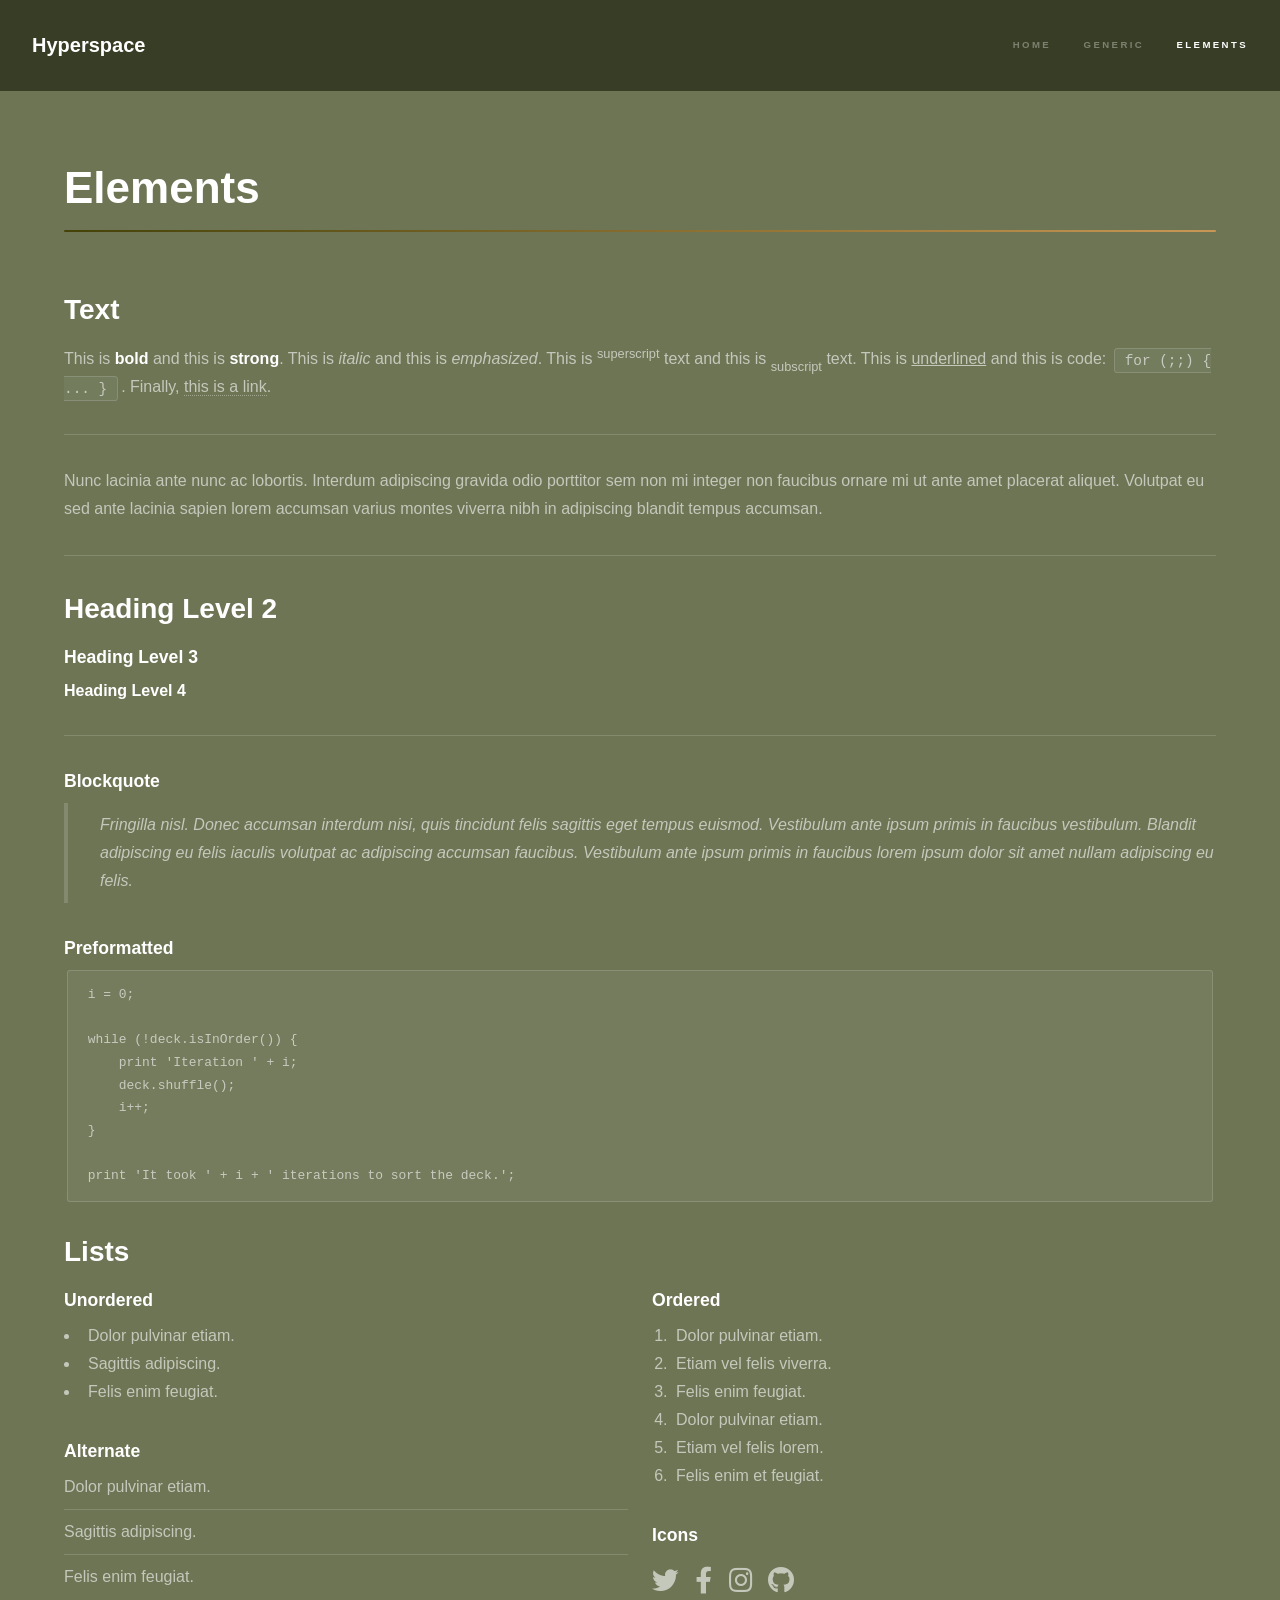
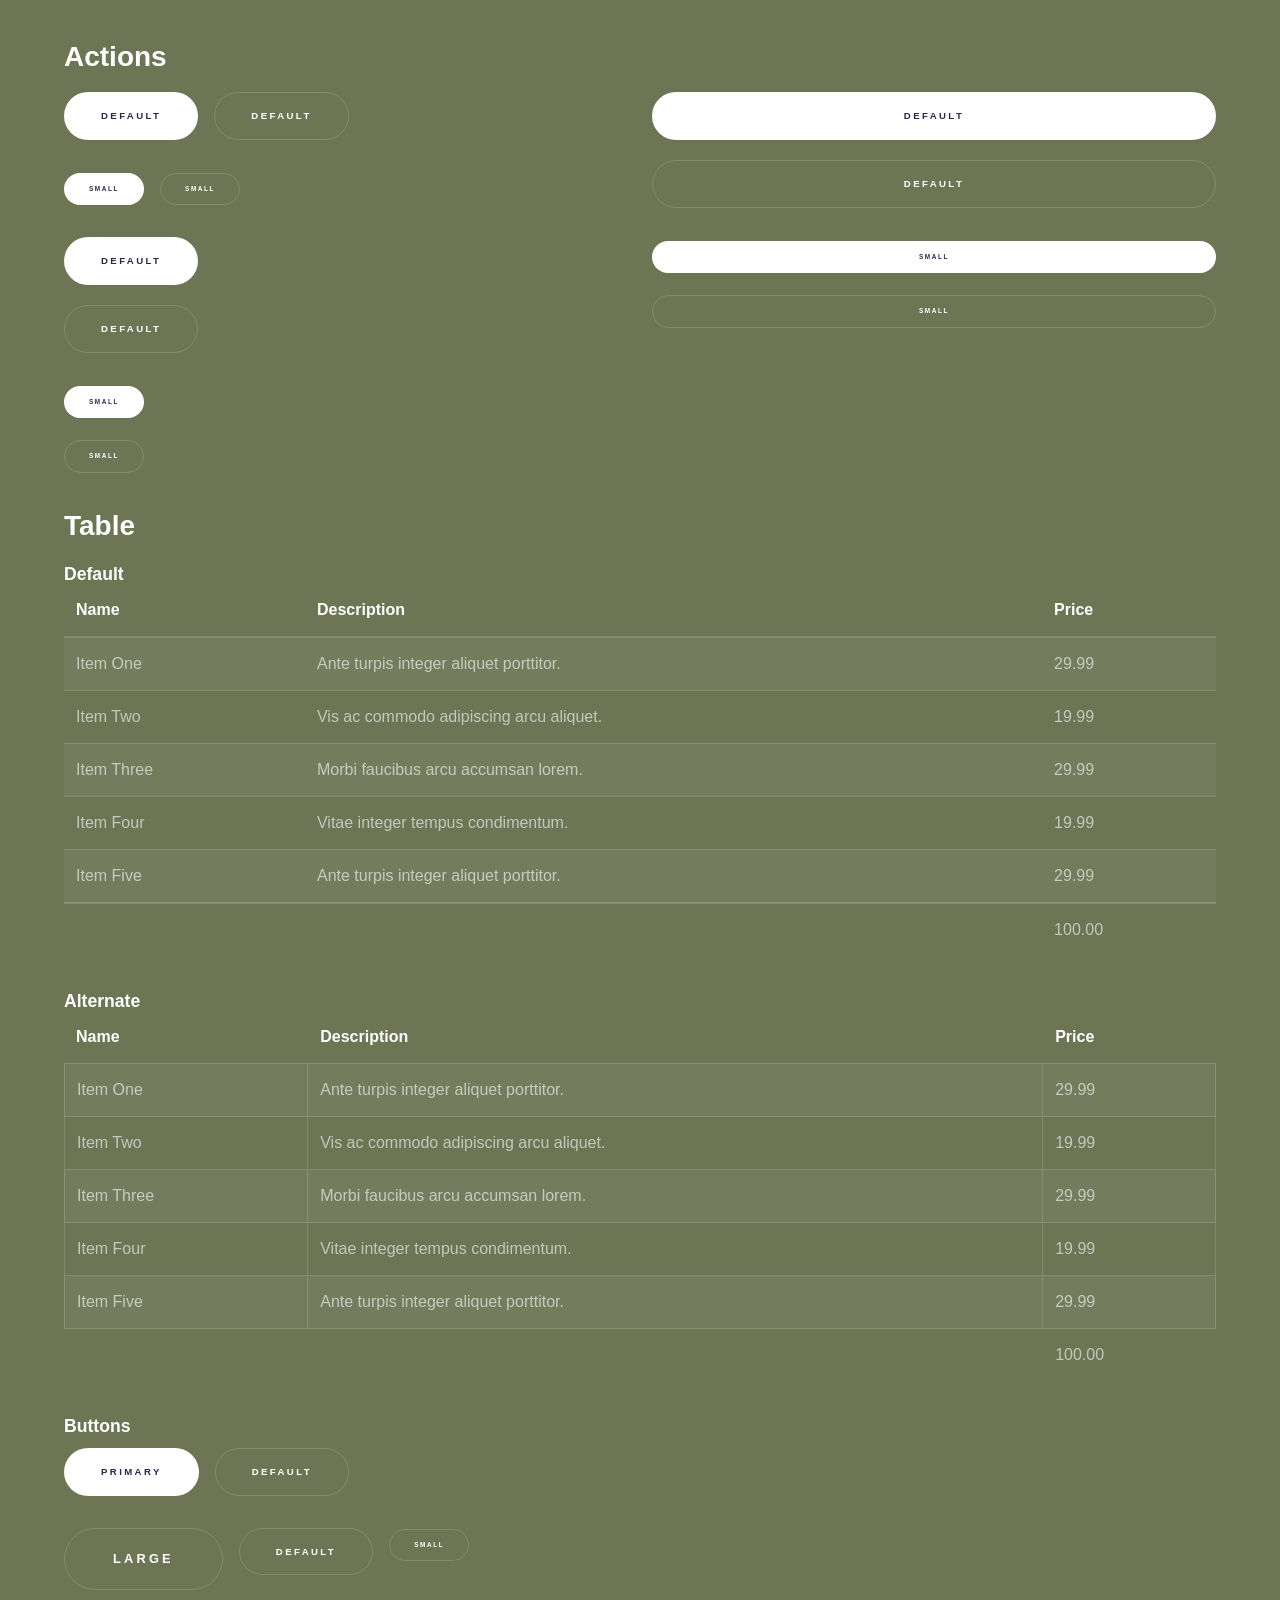
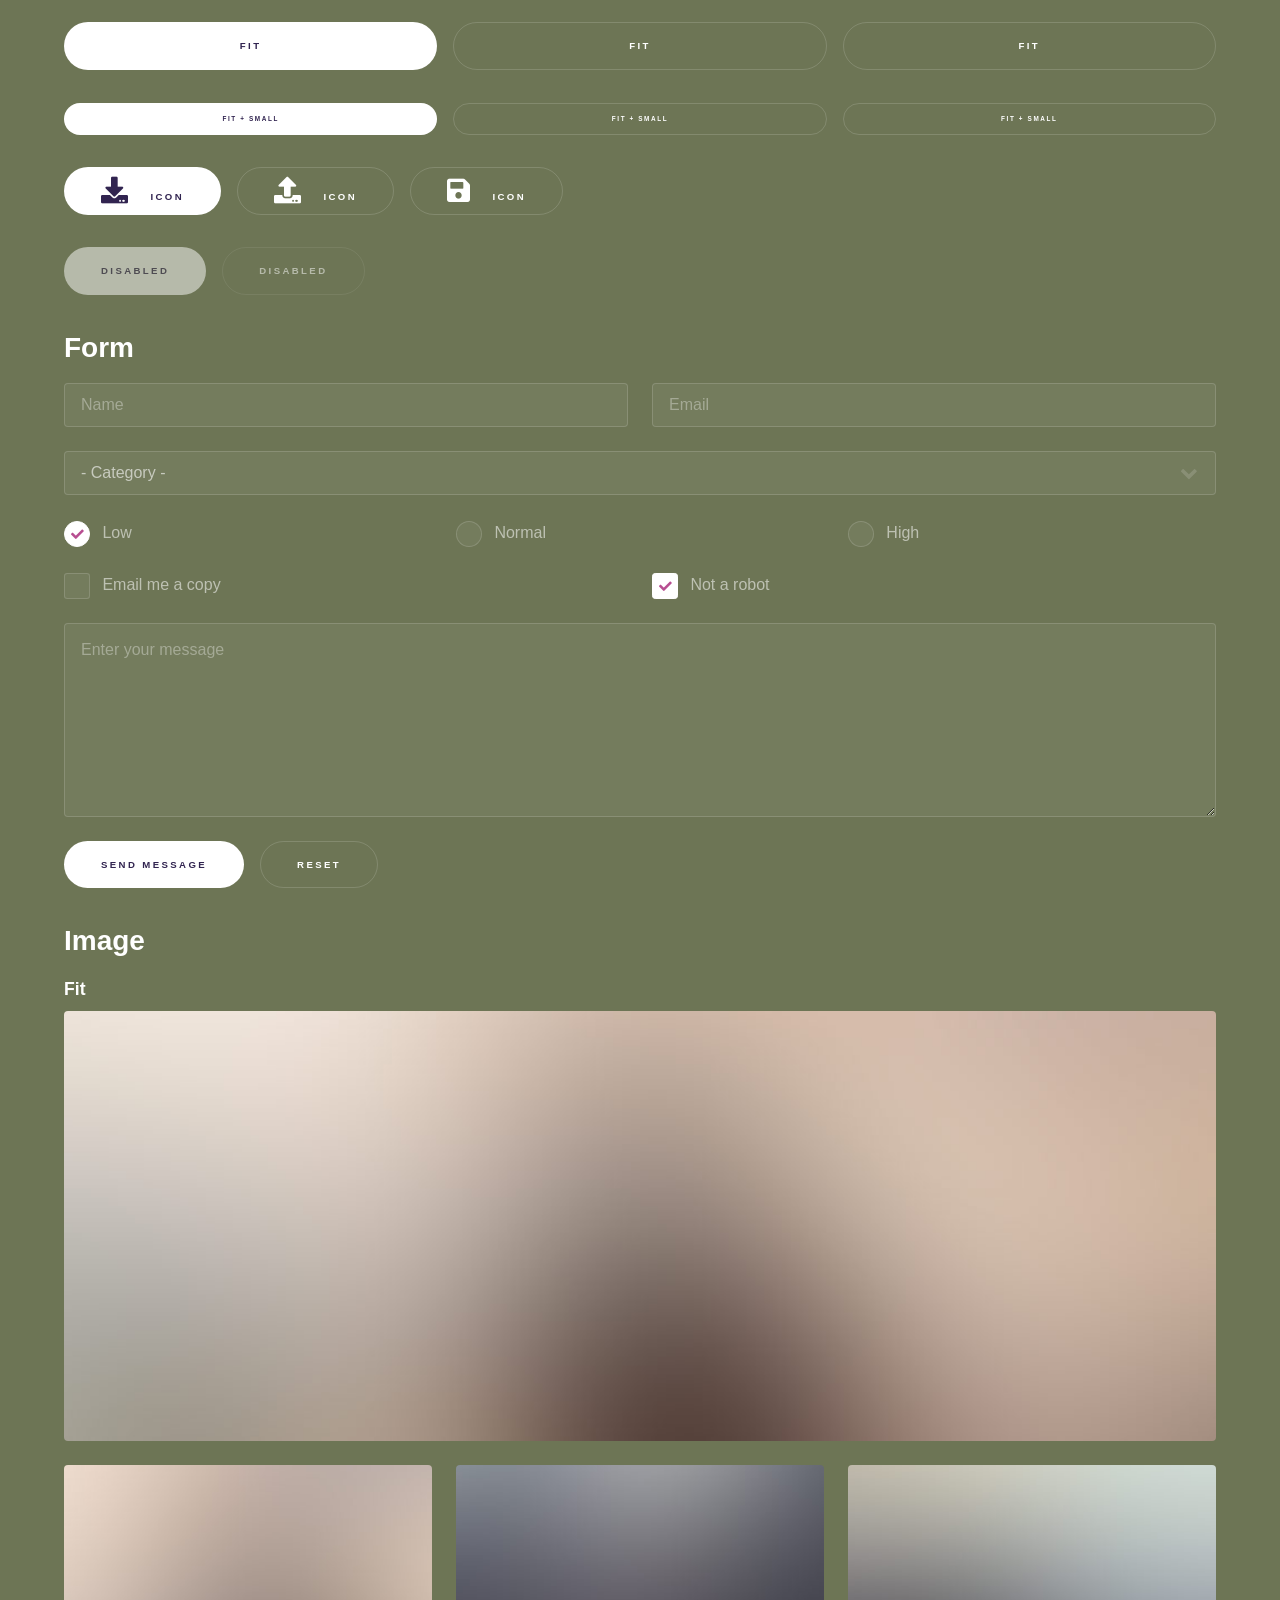
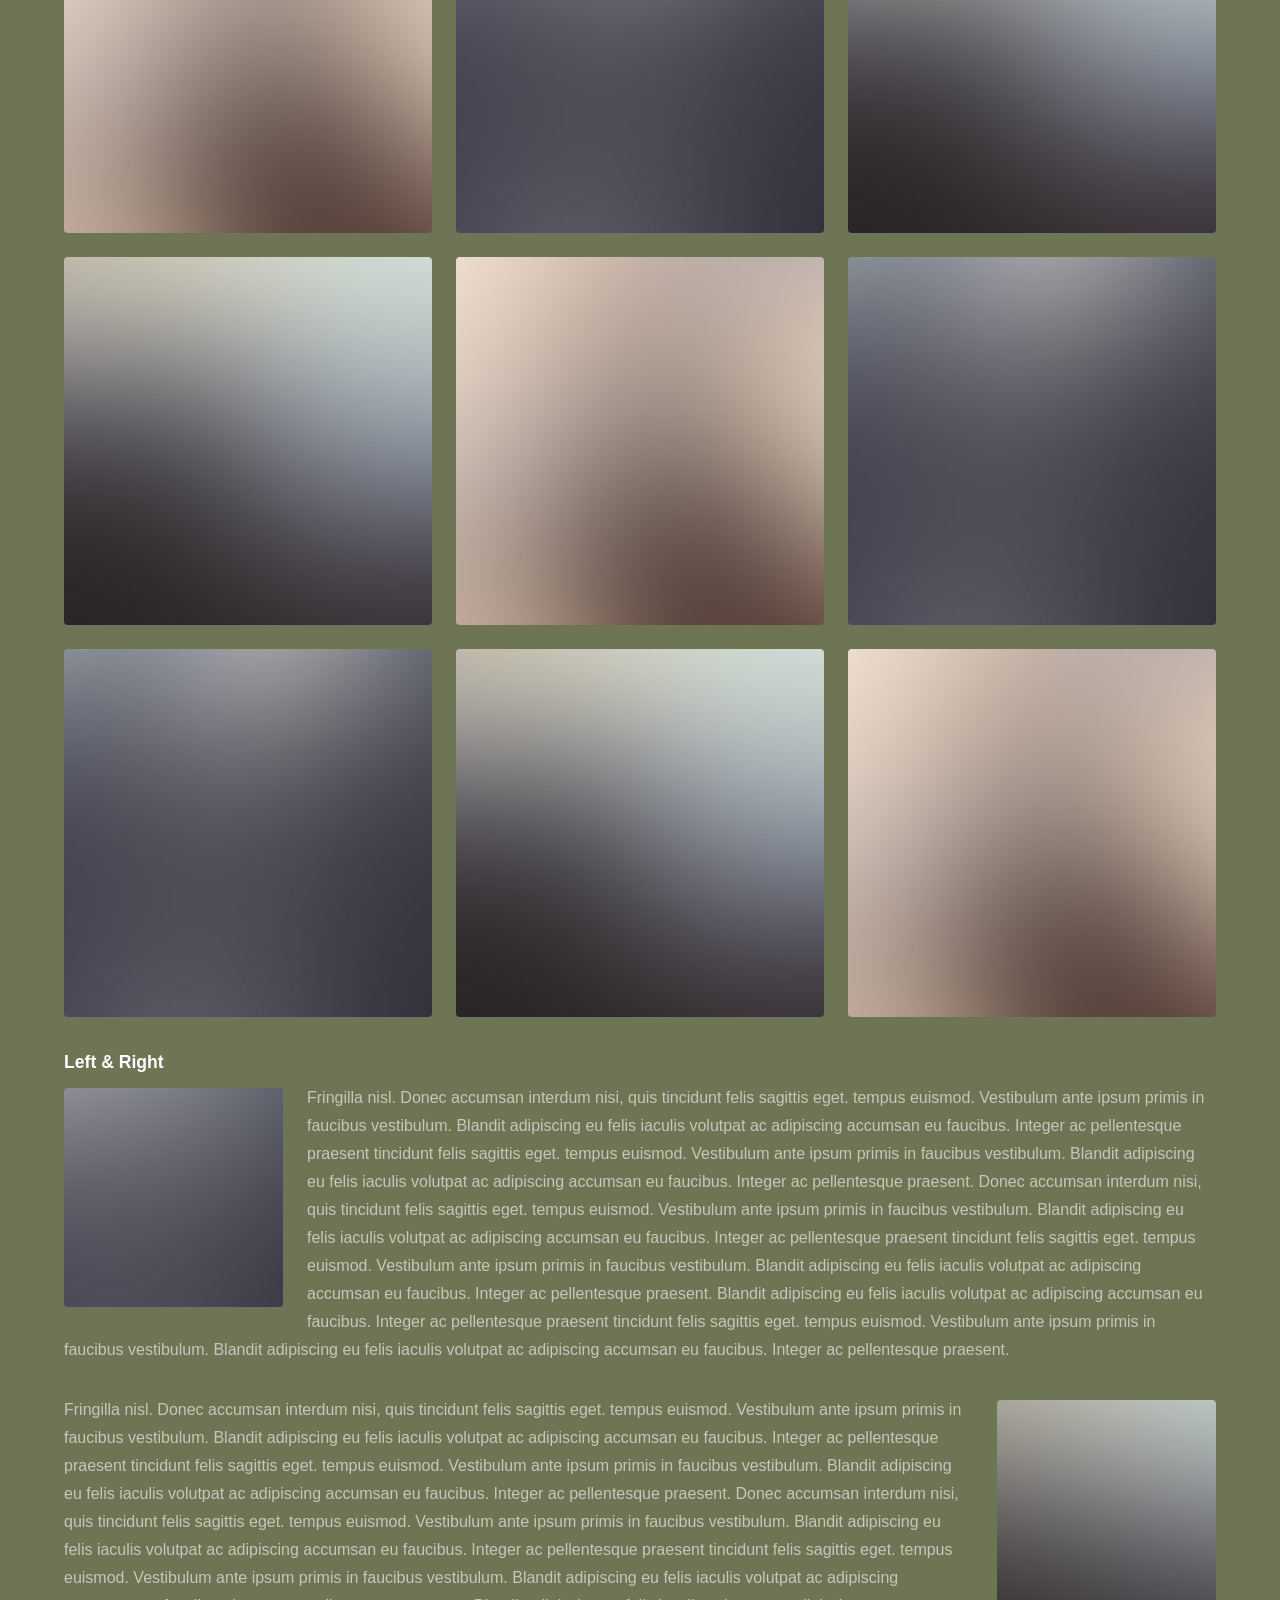
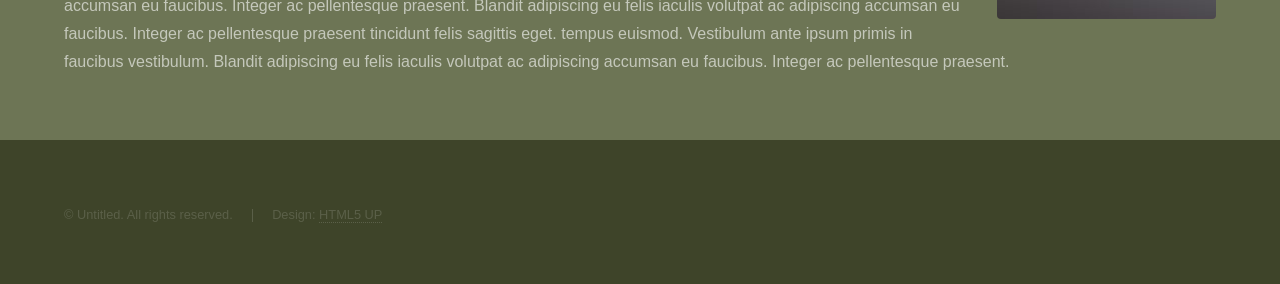
<file: elements.html>
<!DOCTYPE HTML>
<!--
	Hyperspace by HTML5 UP
	html5up.net | @ajlkn
	Free for personal and commercial use under the CCA 3.0 license (html5up.net/license)
-->
<html>
	<head>
		<title>Elements - Hyperspace by HTML5 UP</title>
		<meta charset="utf-8" />
		<meta name="viewport" content="width=device-width, initial-scale=1, user-scalable=no" />
		<link rel="stylesheet" href="assets/css/main.css" />
		<noscript><link rel="stylesheet" href="assets/css/noscript.css" /></noscript>
	</head>
	<body class="is-preload">

		<!-- Header -->
			<header id="header">
				<a href="index.html" class="title">Hyperspace</a>
				<nav>
					<ul>
						<li><a href="index.html">Home</a></li>
						<li><a href="generic.html">Generic</a></li>
						<li><a href="elements.html"  class="active">Elements</a></li>
					</ul>
				</nav>
			</header>

		<!-- Wrapper -->
			<div id="wrapper">

				<!-- Main -->
					<section id="main" class="wrapper">
						<div class="inner">
							<h1 class="major">Elements</h1>

							<!-- Text -->
								<section>
									<h2>Text</h2>
									<p>This is <b>bold</b> and this is <strong>strong</strong>. This is <i>italic</i> and this is <em>emphasized</em>.
									This is <sup>superscript</sup> text and this is <sub>subscript</sub> text.
									This is <u>underlined</u> and this is code: <code>for (;;) { ... }</code>. Finally, <a href="#">this is a link</a>.</p>
									<hr />
									<p>Nunc lacinia ante nunc ac lobortis. Interdum adipiscing gravida odio porttitor sem non mi integer non faucibus ornare mi ut ante amet placerat aliquet. Volutpat eu sed ante lacinia sapien lorem accumsan varius montes viverra nibh in adipiscing blandit tempus accumsan.</p>
									<hr />
									<h2>Heading Level 2</h2>
									<h3>Heading Level 3</h3>
									<h4>Heading Level 4</h4>
									<hr />
									<h3>Blockquote</h3>
									<blockquote>Fringilla nisl. Donec accumsan interdum nisi, quis tincidunt felis sagittis eget tempus euismod. Vestibulum ante ipsum primis in faucibus vestibulum. Blandit adipiscing eu felis iaculis volutpat ac adipiscing accumsan faucibus. Vestibulum ante ipsum primis in faucibus lorem ipsum dolor sit amet nullam adipiscing eu felis.</blockquote>
									<h3>Preformatted</h3>
									<pre><code>i = 0;

while (!deck.isInOrder()) {
    print 'Iteration ' + i;
    deck.shuffle();
    i++;
}

print 'It took ' + i + ' iterations to sort the deck.';</code></pre>
								</section>

							<!-- Lists -->
								<section>
									<h2>Lists</h2>
									<div class="row">
										<div class="col-6 col-12-medium">
											<h3>Unordered</h3>
											<ul>
												<li>Dolor pulvinar etiam.</li>
												<li>Sagittis adipiscing.</li>
												<li>Felis enim feugiat.</li>
											</ul>
											<h3>Alternate</h3>
											<ul class="alt">
												<li>Dolor pulvinar etiam.</li>
												<li>Sagittis adipiscing.</li>
												<li>Felis enim feugiat.</li>
											</ul>
										</div>
										<div class="col-6 col-12-medium">
											<h3>Ordered</h3>
											<ol>
												<li>Dolor pulvinar etiam.</li>
												<li>Etiam vel felis viverra.</li>
												<li>Felis enim feugiat.</li>
												<li>Dolor pulvinar etiam.</li>
												<li>Etiam vel felis lorem.</li>
												<li>Felis enim et feugiat.</li>
											</ol>
											<h3>Icons</h3>
											<ul class="icons">
												<li><a href="#" class="icon brands fa-twitter"><span class="label">Twitter</span></a></li>
												<li><a href="#" class="icon brands fa-facebook-f"><span class="label">Facebook</span></a></li>
												<li><a href="#" class="icon brands fa-instagram"><span class="label">Instagram</span></a></li>
												<li><a href="#" class="icon brands fa-github"><span class="label">Github</span></a></li>
											</ul>
										</div>
									</div>
									<h2>Actions</h2>
									<div class="row">
										<div class="col-6 col-12-medium">
											<ul class="actions">
												<li><a href="#" class="button primary">Default</a></li>
												<li><a href="#" class="button">Default</a></li>
											</ul>
											<ul class="actions small">
												<li><a href="#" class="button primary small">Small</a></li>
												<li><a href="#" class="button small">Small</a></li>
											</ul>
											<ul class="actions stacked">
												<li><a href="#" class="button primary">Default</a></li>
												<li><a href="#" class="button">Default</a></li>
											</ul>
											<ul class="actions stacked">
												<li><a href="#" class="button primary small">Small</a></li>
												<li><a href="#" class="button small">Small</a></li>
											</ul>
										</div>
										<div class="col-6 col-12-medium">
											<ul class="actions stacked">
												<li><a href="#" class="button primary fit">Default</a></li>
												<li><a href="#" class="button fit">Default</a></li>
											</ul>
											<ul class="actions stacked">
												<li><a href="#" class="button primary small fit">Small</a></li>
												<li><a href="#" class="button small fit">Small</a></li>
											</ul>
										</div>
									</div>
								</section>

							<!-- Table -->
								<section>
									<h2>Table</h2>
									<h3>Default</h3>
									<div class="table-wrapper">
										<table>
											<thead>
												<tr>
													<th>Name</th>
													<th>Description</th>
													<th>Price</th>
												</tr>
											</thead>
											<tbody>
												<tr>
													<td>Item One</td>
													<td>Ante turpis integer aliquet porttitor.</td>
													<td>29.99</td>
												</tr>
												<tr>
													<td>Item Two</td>
													<td>Vis ac commodo adipiscing arcu aliquet.</td>
													<td>19.99</td>
												</tr>
												<tr>
													<td>Item Three</td>
													<td> Morbi faucibus arcu accumsan lorem.</td>
													<td>29.99</td>
												</tr>
												<tr>
													<td>Item Four</td>
													<td>Vitae integer tempus condimentum.</td>
													<td>19.99</td>
												</tr>
												<tr>
													<td>Item Five</td>
													<td>Ante turpis integer aliquet porttitor.</td>
													<td>29.99</td>
												</tr>
											</tbody>
											<tfoot>
												<tr>
													<td colspan="2"></td>
													<td>100.00</td>
												</tr>
											</tfoot>
										</table>
									</div>

									<h3>Alternate</h3>
									<div class="table-wrapper">
										<table class="alt">
											<thead>
												<tr>
													<th>Name</th>
													<th>Description</th>
													<th>Price</th>
												</tr>
											</thead>
											<tbody>
												<tr>
													<td>Item One</td>
													<td>Ante turpis integer aliquet porttitor.</td>
													<td>29.99</td>
												</tr>
												<tr>
													<td>Item Two</td>
													<td>Vis ac commodo adipiscing arcu aliquet.</td>
													<td>19.99</td>
												</tr>
												<tr>
													<td>Item Three</td>
													<td> Morbi faucibus arcu accumsan lorem.</td>
													<td>29.99</td>
												</tr>
												<tr>
													<td>Item Four</td>
													<td>Vitae integer tempus condimentum.</td>
													<td>19.99</td>
												</tr>
												<tr>
													<td>Item Five</td>
													<td>Ante turpis integer aliquet porttitor.</td>
													<td>29.99</td>
												</tr>
											</tbody>
											<tfoot>
												<tr>
													<td colspan="2"></td>
													<td>100.00</td>
												</tr>
											</tfoot>
										</table>
									</div>
								</section>

							<!-- Buttons -->
								<section>
									<h3>Buttons</h3>
									<ul class="actions">
										<li><a href="#" class="button primary">Primary</a></li>
										<li><a href="#" class="button">Default</a></li>
									</ul>
									<ul class="actions">
										<li><a href="#" class="button large">Large</a></li>
										<li><a href="#" class="button">Default</a></li>
										<li><a href="#" class="button small">Small</a></li>
									</ul>
									<ul class="actions fit">
										<li><a href="#" class="button primary fit">Fit</a></li>
										<li><a href="#" class="button fit">Fit</a></li>
										<li><a href="#" class="button fit">Fit</a></li>
									</ul>
									<ul class="actions fit small">
										<li><a href="#" class="button primary fit small">Fit + Small</a></li>
										<li><a href="#" class="button fit small">Fit + Small</a></li>
										<li><a href="#" class="button fit small">Fit + Small</a></li>
									</ul>
									<ul class="actions">
										<li><a href="#" class="button primary icon solid fa-download">Icon</a></li>
										<li><a href="#" class="button icon solid fa-upload">Icon</a></li>
										<li><a href="#" class="button icon solid fa-save">Icon</a></li>
									</ul>
									<ul class="actions">
										<li><span class="button primary disabled">Disabled</span></li>
										<li><span class="button disabled">Disabled</span></li>
									</ul>
								</section>

							<!-- Form -->
								<section>
									<h2>Form</h2>
									<form method="post" action="#">
										<div class="row gtr-uniform">
											<div class="col-6 col-12-xsmall">
												<input type="text" name="demo-name" id="demo-name" value="" placeholder="Name" />
											</div>
											<div class="col-6 col-12-xsmall">
												<input type="email" name="demo-email" id="demo-email" value="" placeholder="Email" />
											</div>
											<div class="col-12">
												<select name="demo-category" id="demo-category">
													<option value="">- Category -</option>
													<option value="1">Manufacturing</option>
													<option value="1">Shipping</option>
													<option value="1">Administration</option>
													<option value="1">Human Resources</option>
												</select>
											</div>
											<div class="col-4 col-12-small">
												<input type="radio" id="demo-priority-low" name="demo-priority" checked>
												<label for="demo-priority-low">Low</label>
											</div>
											<div class="col-4 col-12-small">
												<input type="radio" id="demo-priority-normal" name="demo-priority">
												<label for="demo-priority-normal">Normal</label>
											</div>
											<div class="col-4 col-12-small">
												<input type="radio" id="demo-priority-high" name="demo-priority">
												<label for="demo-priority-high">High</label>
											</div>
											<div class="col-6 col-12-small">
												<input type="checkbox" id="demo-copy" name="demo-copy">
												<label for="demo-copy">Email me a copy</label>
											</div>
											<div class="col-6 col-12-small">
												<input type="checkbox" id="demo-human" name="demo-human" checked>
												<label for="demo-human">Not a robot</label>
											</div>
											<div class="col-12">
												<textarea name="demo-message" id="demo-message" placeholder="Enter your message" rows="6"></textarea>
											</div>
											<div class="col-12">
												<ul class="actions">
													<li><input type="submit" value="Send Message" class="primary" /></li>
													<li><input type="reset" value="Reset" /></li>
												</ul>
											</div>
										</div>
									</form>
								</section>

							<!-- Image -->
								<section>
									<h2>Image</h2>
									<h3>Fit</h3>
									<div class="box alt">
										<div class="row gtr-uniform">
											<div class="col-12"><span class="image fit"><img src="images/pic04.jpg" alt="" /></span></div>
											<div class="col-4"><span class="image fit"><img src="images/pic01.jpg" alt="" /></span></div>
											<div class="col-4"><span class="image fit"><img src="images/pic02.jpg" alt="" /></span></div>
											<div class="col-4"><span class="image fit"><img src="images/pic03.jpg" alt="" /></span></div>
											<div class="col-4"><span class="image fit"><img src="images/pic03.jpg" alt="" /></span></div>
											<div class="col-4"><span class="image fit"><img src="images/pic01.jpg" alt="" /></span></div>
											<div class="col-4"><span class="image fit"><img src="images/pic02.jpg" alt="" /></span></div>
											<div class="col-4"><span class="image fit"><img src="images/pic02.jpg" alt="" /></span></div>
											<div class="col-4"><span class="image fit"><img src="images/pic03.jpg" alt="" /></span></div>
											<div class="col-4"><span class="image fit"><img src="images/pic01.jpg" alt="" /></span></div>
										</div>
									</div>
									<h3>Left &amp; Right</h3>
									<p><span class="image left img"><img src="images/pic05.jpg" alt="" /></span>Fringilla nisl. Donec accumsan interdum nisi, quis tincidunt felis sagittis eget. tempus euismod. Vestibulum ante ipsum primis in faucibus vestibulum. Blandit adipiscing eu felis iaculis volutpat ac adipiscing accumsan eu faucibus. Integer ac pellentesque praesent tincidunt felis sagittis eget. tempus euismod. Vestibulum ante ipsum primis in faucibus vestibulum. Blandit adipiscing eu felis iaculis volutpat ac adipiscing accumsan eu faucibus. Integer ac pellentesque praesent. Donec accumsan interdum nisi, quis tincidunt felis sagittis eget. tempus euismod. Vestibulum ante ipsum primis in faucibus vestibulum. Blandit adipiscing eu felis iaculis volutpat ac adipiscing accumsan eu faucibus. Integer ac pellentesque praesent tincidunt felis sagittis eget. tempus euismod. Vestibulum ante ipsum primis in faucibus vestibulum. Blandit adipiscing eu felis iaculis volutpat ac adipiscing accumsan eu faucibus. Integer ac pellentesque praesent. Blandit adipiscing eu felis iaculis volutpat ac adipiscing accumsan eu faucibus. Integer ac pellentesque praesent tincidunt felis sagittis eget. tempus euismod. Vestibulum ante ipsum primis in faucibus vestibulum. Blandit adipiscing eu felis iaculis volutpat ac adipiscing accumsan eu faucibus. Integer ac pellentesque praesent.</p>
									<p><span class="image right"><img src="images/pic06.jpg" alt="" /></span>Fringilla nisl. Donec accumsan interdum nisi, quis tincidunt felis sagittis eget. tempus euismod. Vestibulum ante ipsum primis in faucibus vestibulum. Blandit adipiscing eu felis iaculis volutpat ac adipiscing accumsan eu faucibus. Integer ac pellentesque praesent tincidunt felis sagittis eget. tempus euismod. Vestibulum ante ipsum primis in faucibus vestibulum. Blandit adipiscing eu felis iaculis volutpat ac adipiscing accumsan eu faucibus. Integer ac pellentesque praesent. Donec accumsan interdum nisi, quis tincidunt felis sagittis eget. tempus euismod. Vestibulum ante ipsum primis in faucibus vestibulum. Blandit adipiscing eu felis iaculis volutpat ac adipiscing accumsan eu faucibus. Integer ac pellentesque praesent tincidunt felis sagittis eget. tempus euismod. Vestibulum ante ipsum primis in faucibus vestibulum. Blandit adipiscing eu felis iaculis volutpat ac adipiscing accumsan eu faucibus. Integer ac pellentesque praesent. Blandit adipiscing eu felis iaculis volutpat ac adipiscing accumsan eu faucibus. Integer ac pellentesque praesent tincidunt felis sagittis eget. tempus euismod. Vestibulum ante ipsum primis in faucibus vestibulum. Blandit adipiscing eu felis iaculis volutpat ac adipiscing accumsan eu faucibus. Integer ac pellentesque praesent.</p>
								</section>

						</div>
					</section>

			</div>

		<!-- Footer -->
			<footer id="footer" class="wrapper alt">
				<div class="inner">
					<ul class="menu">
						<li>&copy; Untitled. All rights reserved.</li><li>Design: <a href="http://html5up.net">HTML5 UP</a></li>
					</ul>
				</div>
			</footer>

		<!-- Scripts -->
			<script src="assets/js/jquery.min.js"></script>
			<script src="assets/js/jquery.scrollex.min.js"></script>
			<script src="assets/js/jquery.scrolly.min.js"></script>
			<script src="assets/js/browser.min.js"></script>
			<script src="assets/js/breakpoints.min.js"></script>
			<script src="assets/js/util.js"></script>
			<script src="assets/js/main.js"></script>

	</body>
</html>
</file>
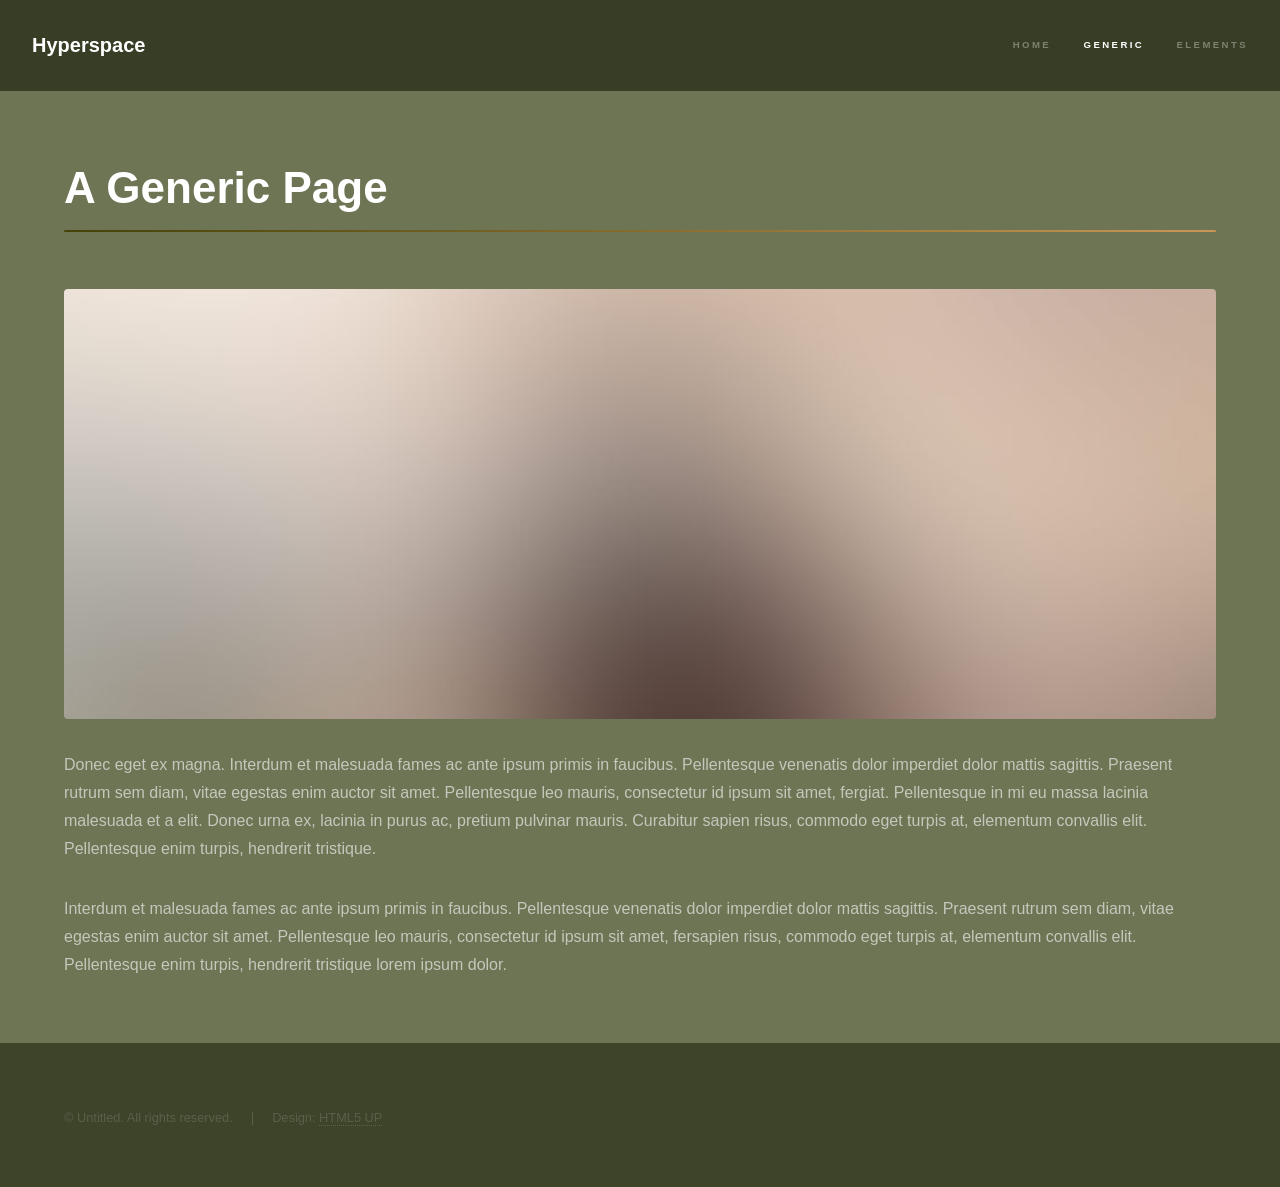
<file: generic.html>
<!DOCTYPE HTML>
<!--
	Hyperspace by HTML5 UP
	html5up.net | @ajlkn
	Free for personal and commercial use under the CCA 3.0 license (html5up.net/license)
-->
<html>
	<head>
		<title>Generic - Hyperspace by HTML5 UP</title>
		<meta charset="utf-8" />
		<meta name="viewport" content="width=device-width, initial-scale=1, user-scalable=no" />
		<link rel="stylesheet" href="assets/css/main.css" />
		<noscript><link rel="stylesheet" href="assets/css/noscript.css" /></noscript>
	</head>
	<body class="is-preload">

		<!-- Header -->
			<header id="header">
				<a href="index.html" class="title">Hyperspace</a>
				<nav>
					<ul>
						<li><a href="index.html">Home</a></li>
						<li><a href="generic.html" class="active">Generic</a></li>
						<li><a href="elements.html">Elements</a></li>
					</ul>
				</nav>
			</header>

		<!-- Wrapper -->
			<div id="wrapper">

				<!-- Main -->
					<section id="main" class="wrapper">
						<div class="inner">
							<h1 class="major">A Generic Page</h1>
							<span class="image fit"><img src="images/pic04.jpg" alt="" /></span>
							<p>Donec eget ex magna. Interdum et malesuada fames ac ante ipsum primis in faucibus. Pellentesque venenatis dolor imperdiet dolor mattis sagittis. Praesent rutrum sem diam, vitae egestas enim auctor sit amet. Pellentesque leo mauris, consectetur id ipsum sit amet, fergiat. Pellentesque in mi eu massa lacinia malesuada et a elit. Donec urna ex, lacinia in purus ac, pretium pulvinar mauris. Curabitur sapien risus, commodo eget turpis at, elementum convallis elit. Pellentesque enim turpis, hendrerit tristique.</p>
							<p>Interdum et malesuada fames ac ante ipsum primis in faucibus. Pellentesque venenatis dolor imperdiet dolor mattis sagittis. Praesent rutrum sem diam, vitae egestas enim auctor sit amet. Pellentesque leo mauris, consectetur id ipsum sit amet, fersapien risus, commodo eget turpis at, elementum convallis elit. Pellentesque enim turpis, hendrerit tristique lorem ipsum dolor.</p>
						</div>
					</section>

			</div>

		<!-- Footer -->
			<footer id="footer" class="wrapper alt">
				<div class="inner">
					<ul class="menu">
						<li>&copy; Untitled. All rights reserved.</li><li>Design: <a href="http://html5up.net">HTML5 UP</a></li>
					</ul>
				</div>
			</footer>

		<!-- Scripts -->
			<script src="assets/js/jquery.min.js"></script>
			<script src="assets/js/jquery.scrollex.min.js"></script>
			<script src="assets/js/jquery.scrolly.min.js"></script>
			<script src="assets/js/browser.min.js"></script>
			<script src="assets/js/breakpoints.min.js"></script>
			<script src="assets/js/util.js"></script>
			<script src="assets/js/main.js"></script>

	</body>
</html>
</file>
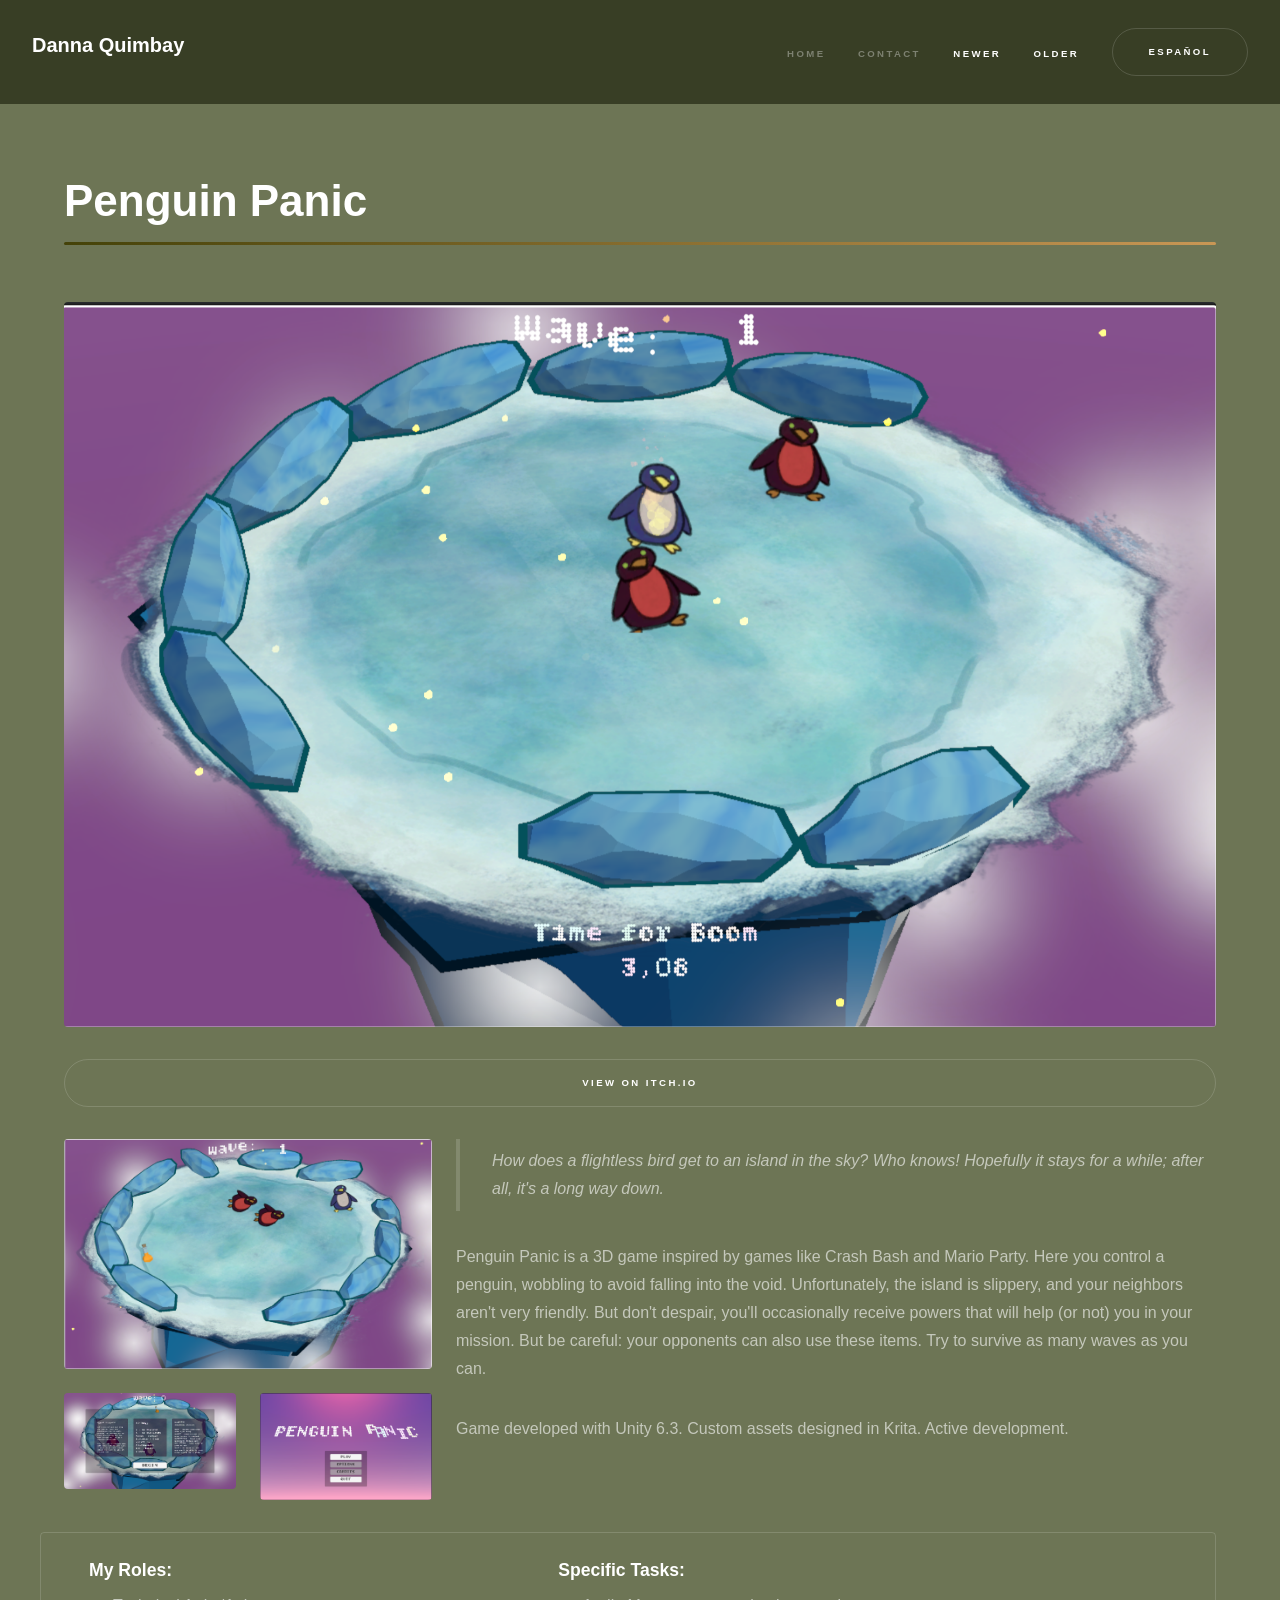
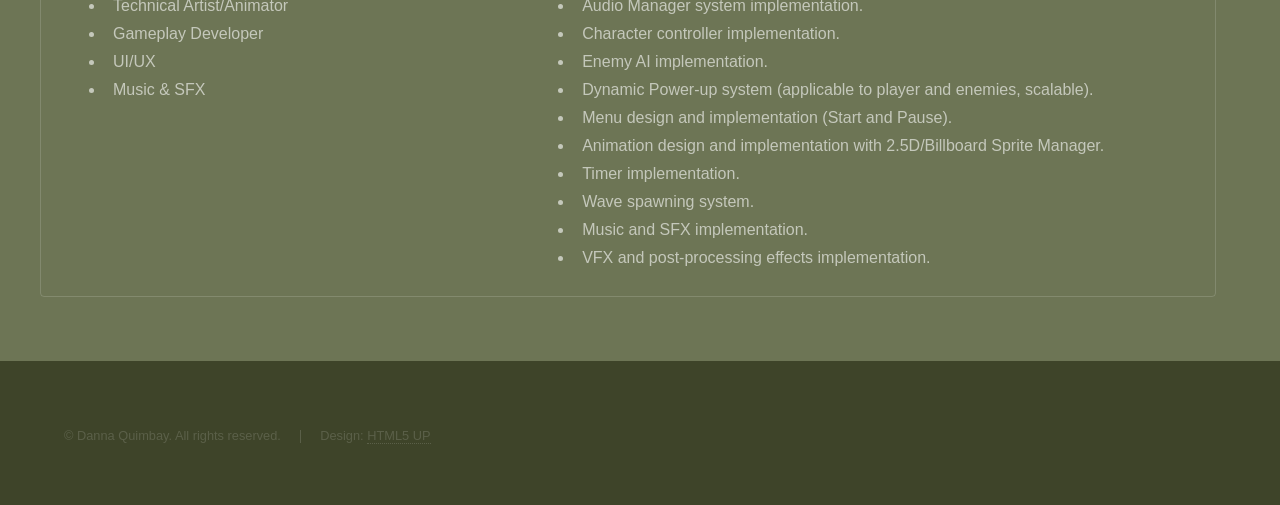
<file: Ref2_PenguinPanic.html>
<!DOCTYPE HTML>
<!--
	Hyperspace by HTML5 UP
	html5up.net | @ajlkn
	Free for personal and commercial use under the CCA 3.0 license (html5up.net/license)
-->
<html>
	<head>
		<title>Penguin Panic</title>
		<meta charset="utf-8" />
		<meta name="viewport" content="width=device-width, initial-scale=1, user-scalable=no" />
		<link rel="stylesheet" href="assets/css/main.css" />
		<noscript><link rel="stylesheet" href="assets/css/noscript.css" /></noscript>
	</head>
	<body class="is-preload">

		<header id="header">
			<a href="index.html" class="title">Danna Quimbay</a>
			<nav>
				<ul>
					<li><a href="index.html" data-key="nav_home">Inicio</a></li>
					<li><a href="index.html#three" data-key="nav_contact">Contacto</a></li>
					<li><a href="Ref1_SkellyEscape.html" class="active" data-key="nav_newest">Más Reciente</a></li>
					<li><a href="Ref3_TaleOfTheBrokenSpell.html" class="active" data-key="nav_oldest">Más Antiguo</a></li>
					<li><button onclick="toggleLanguage()" id="langButton">English</button></li>
				</ul>
			</nav>
		</header>

		<div id="wrapper">
			<section id="main" class="wrapper">
				<div class="inner">
					<h1 class="major">Penguin Panic</h1>
					<span class="image fit"><img src="images/PenguinPanic_3.png" alt="" /></span>
					<section class="inner">
						<ul class="actions fit">
							<li><a href="https://donna99.itch.io/penguin-panic" class="button" data-key="view_itch">Ver en Itch.io</a></li>
						</ul>
					</section>
					<div class="row">
						<div class="col-4 col-12-medium">
							<div class="row gtr-uniform"> 
								<div class="col-12"><span class="image fit"><a href="images/PenguinPanic_2.png"><img src="images/PenguinPanic_2.png" alt="" /></a></span></div>
								<div class="col-6"><span class="image fit"><a href="images/PenguinPanic_4.png"><img src="images/PenguinPanic_4.png" alt="" /></a></span></div>
								<div class="col-6"><span class="image fit"><a href="images/PenguinPanic_1.png"><img src="images/PenguinPanic_1.png" alt="" /></a></span></div>									
							</div>
						</div>
						<div class="col-8 col-12-medium">
							<blockquote data-key="penguin_quote">"¿Como llega un ave no voladora a una isla en el cielo? ¡Quien sabe! Ojalá se quede un rato; despues de todo, es una larga caida."</blockquote>
							<p data-key="penguin_desc1">Penguin Panic es un videojuego 3D que toma inspiración de juegos como Crash Bash y Mario Party. Aquí controlaras a un pingüino, tambaleandote para evitar caer al vacio. Desafortunadamente, la isla es resbalosa, y tus vecinos no son muy amigables. Pero no desesperes, ocasionalmente recibirás poderes que te ayudarán (o no) en tu misión. Pero ten cuidado: tus oponentes tambián pueden usar estos objetos. Trata de resistir la mayor cantidad de oleadas que puedas.</p>
							<p data-key="penguin_desc2">Videojuego desarrollado con Unity 6.3. Assets propios diseñados en Krita. Desarrollo activo.</p>
						</div>
					</div>	
					<p></p>
					<div class="row box">
						<div class="col-5 col-12-medium">
							<h3 data-key="my_roles">Mis Roles:</h3>
							<ul>
								<li data-key="role_ta">Technical Artist/Animator</li>
								<li data-key="role_gp">Gameplay Developer</li>
								<li data-key="role_ui">UI/UX</li>
								<li data-key="role_music">Música & SFX</li>
							</ul>								
						</div>
						<div class="col-7 col-12-medium">
							<h3 data-key="specific_tasks">Tareas Específicas:</h3>
							<ul>
								<li data-key="penguin_task1">Implementación sistema de Audio Manager.</li>
								<li data-key="penguin_task2">Implementación control de personaje.</li>
								<li data-key="penguin_task3">Implementación IA de enemigos.</li>
								<li data-key="penguin_task4">Sistema de Powerups dinámico (aplicable a jugador y enemigos, escalable).</li>
								<li data-key="penguin_task5">Diseño e implementación de menús (Inicio y Pausa).</li>
								<li data-key="penguin_task6">Diseño e implementación de animaciones con Spritemanager tipo 2.5D/Billboard.</li>
								<li data-key="penguin_task7">Implementación temporizador.</li>
								<li data-key="penguin_task8">Sistema de spawneo por oleadas.</li>
								<li data-key="penguin_task9">Implementación de música y SFX.</li>
								<li data-key="penguin_task10">Implementación VFX y efectos de postprocesamiento.</li>
							</ul>								
						</div>
					</div>	
				</div>
			</section>
		</div>

		<footer id="footer" class="wrapper alt">
			<div class="inner">
				<ul class="menu">
					<li>&copy; Danna Quimbay. All rights reserved.</li><li>Design: <a href="http://html5up.net">HTML5 UP</a></li>
				</ul>
			</div>
		</footer>

		<script src="assets/js/jquery.min.js"></script>
		<script src="assets/js/jquery.scrollex.min.js"></script>
		<script src="assets/js/jquery.scrolly.min.js"></script>
		<script src="assets/js/browser.min.js"></script>
		<script src="assets/js/breakpoints.min.js"></script>
		<script src="assets/js/util.js"></script>
		<script src="assets/js/main.js"></script>

		<script>
			const translations = {
				es: {
					nav_home: "Inicio", nav_contact: "Contacto", nav_newest: "Más Reciente", nav_oldest: "Más Antiguo",
					view_itch: "Ver en Itch.io",
					penguin_quote: "¿Como llega un ave no voladora a una isla en el cielo? ¡Quien sabe! Ojalá se quede un rato; despues de todo, es una larga caida.",
					penguin_desc1: "Penguin Panic es un videojuego 3D que toma inspiración de juegos como Crash Bash y Mario Party. Aquí controlaras a un pingüino, tambaleandote para evitar caer al vacio. Desafortunadamente, la isla es resbalosa, y tus vecinos no son muy amigables. Pero no desesperes, ocasionalmente recibirás poderes que te ayudarán (o no) en tu misión. Pero ten cuidado: tus oponentes tambián pueden usar estos objetos. Trata de resistir la mayor cantidad de oleadas que puedas.",
					penguin_desc2: "Videojuego desarrollado con Unity 6.3. Assets propios diseñados en Krita. Desarrollo activo.",
					my_roles: "Mis Roles:", specific_tasks: "Tareas Específicas:",
					role_ta: "Technical Artist/Animator", role_gp: "Gameplay Developer", role_ui: "UI/UX", role_music: "Música & SFX",
					penguin_task1: "Implementación sistema de Audio Manager.", penguin_task2: "Implementación control de personaje.", penguin_task3: "Implementación IA de enemigos.", penguin_task4: "Sistema de Powerups dinámico (aplicable a jugador y enemigos, escalable).", penguin_task5: "Diseño e implementación de menús (Inicio y Pausa).", penguin_task6: "Diseño e implementación de animaciones con Spritemanager tipo 2.5D/Billboard.", penguin_task7: "Implementación temporizador.", penguin_task8: "Sistema de spawneo por oleadas.", penguin_task9: "Implementación de música y SFX.", penguin_task10: "Implementación VFX y efectos de postprocesamiento."
				},
				en: {
					nav_home: "Home", nav_contact: "Contact", nav_newest: "Newer", nav_oldest: "Older",
					view_itch: "View on Itch.io",
					penguin_quote: "How does a flightless bird get to an island in the sky? Who knows! Hopefully it stays for a while; after all, it's a long way down.",
					penguin_desc1: "Penguin Panic is a 3D game inspired by games like Crash Bash and Mario Party. Here you control a penguin, wobbling to avoid falling into the void. Unfortunately, the island is slippery, and your neighbors aren't very friendly. But don't despair, you'll occasionally receive powers that will help (or not) you in your mission. But be careful: your opponents can also use these items. Try to survive as many waves as you can.",
					penguin_desc2: "Game developed with Unity 6.3. Custom assets designed in Krita. Active development.",
					my_roles: "My Roles:", specific_tasks: "Specific Tasks:",
					role_ta: "Technical Artist/Animator", role_gp: "Gameplay Developer", role_ui: "UI/UX", role_music: "Music & SFX",
					penguin_task1: "Audio Manager system implementation.", penguin_task2: "Character controller implementation.", penguin_task3: "Enemy AI implementation.", penguin_task4: "Dynamic Power-up system (applicable to player and enemies, scalable).", penguin_task5: "Menu design and implementation (Start and Pause).", penguin_task6: "Animation design and implementation with 2.5D/Billboard Sprite Manager.", penguin_task7: "Timer implementation.", penguin_task8: "Wave spawning system.", penguin_task9: "Music and SFX implementation.", penguin_task10: "VFX and post-processing effects implementation."
				}
			};

			let currentLang = localStorage.getItem('preferredLang') || 'es';

			function applyLanguage() {
				document.querySelectorAll("[data-key]").forEach(el => {
					const key = el.getAttribute("data-key");
					if (translations[currentLang][key]) {
						el.innerText = translations[currentLang][key];
					}
				});
				document.getElementById("langButton").innerText = currentLang === 'es' ? 'English' : 'Español';
			}

			function toggleLanguage() {
				currentLang = currentLang === 'es' ? 'en' : 'es';
				localStorage.setItem('preferredLang', currentLang);
				applyLanguage();
			}

			document.addEventListener("DOMContentLoaded", () => {
				applyLanguage();
			});
		</script>
	</body>
</html>
</file>
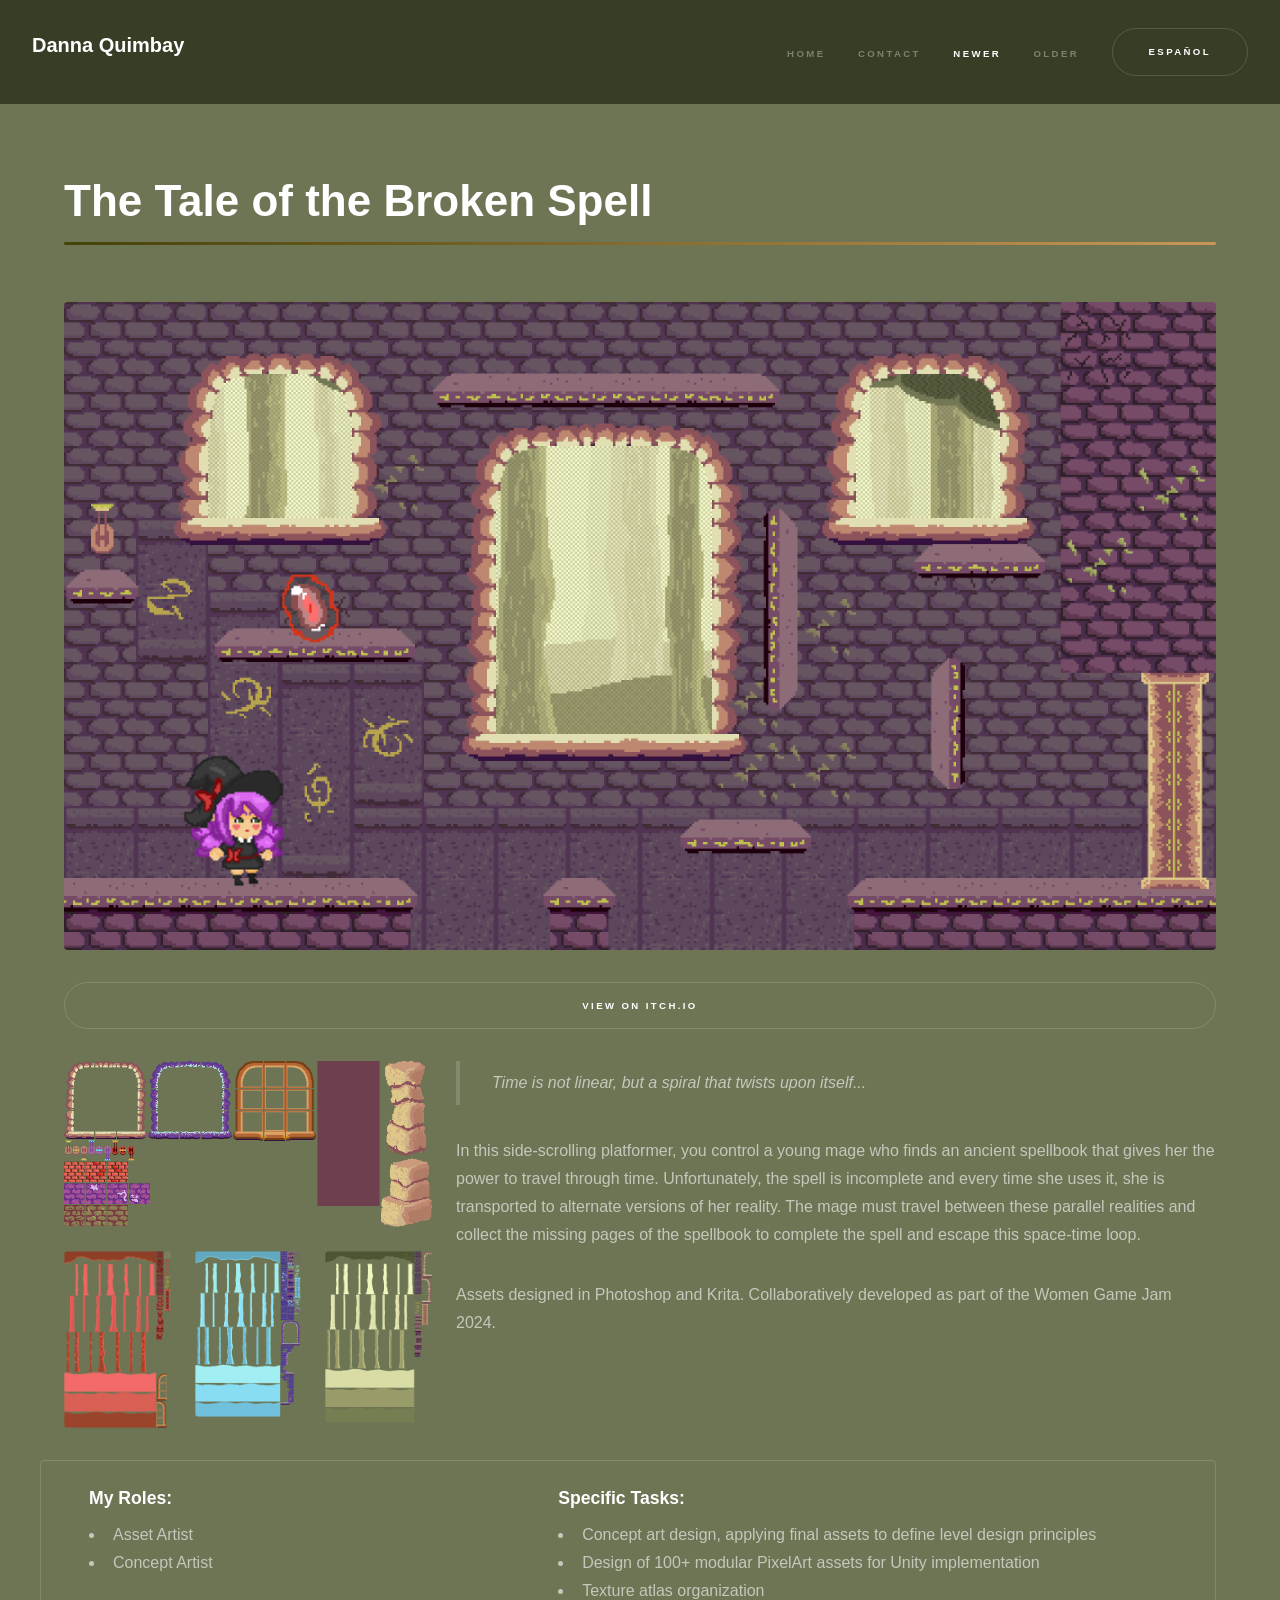
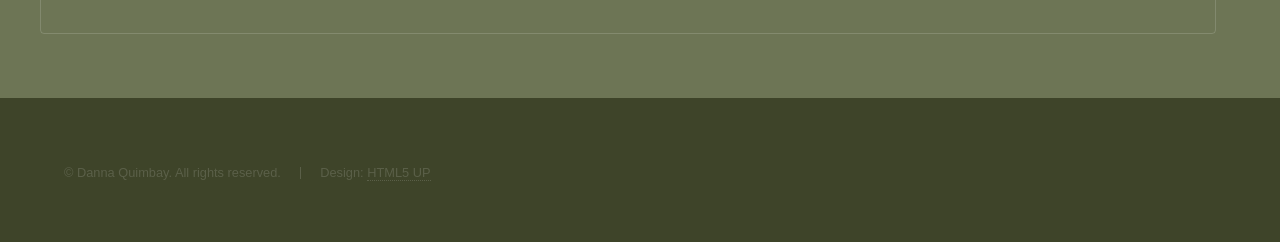
<file: Ref3_TaleOfTheBrokenSpell.html>
<!DOCTYPE HTML>
<!--
	Hyperspace by HTML5 UP
	html5up.net | @ajlkn
	Free for personal and commercial use under the CCA 3.0 license (html5up.net/license)
-->
<html>
	<head>
		<title>The Tale of the Broken Spell</title>
		<meta charset="utf-8" />
		<meta name="viewport" content="width=device-width, initial-scale=1, user-scalable=no" />
		<link rel="stylesheet" href="assets/css/main.css" />
		<noscript><link rel="stylesheet" href="assets/css/noscript.css" /></noscript>
	</head>
	<body class="is-preload">

		<header id="header">
			<a href="index.html" class="title">Danna Quimbay</a>
			<nav>
				<ul>
					<li><a href="index.html" data-key="nav_home">Inicio</a></li>
					<li><a href="index.html#three" data-key="nav_contact">Contacto</a></li>
					<li><a href="Ref2_PenguinPanic.html" class="active" data-key="nav_newest">Más Reciente</a></li>
					<li><a data-key="nav_oldest">Más Antiguo</a></li>
					<li><button onclick="toggleLanguage()" id="langButton">English</button></li>
				</ul>
			</nav>
		</header>

		<div id="wrapper">
			<section id="main" class="wrapper">
				<div class="inner">
					<h1 class="major">The Tale of the Broken Spell</h1>
					<span class="image fit"><img src="images/Templo_Concept.png" alt="" /></span>
					<section class="inner">
						<ul class="actions fit">
							<li><a href="https://mayvidev.itch.io/the-tale-of-the-broken-spell" class="button" data-key="view_itch">Ver en Itch.io</a></li>
						</ul>
					</section>	
					<div class="row">
						<div class="col-4 col-12-medium">
							<div class="row gtr-uniform">
								<div class="col-12"><span class="image fit"><a href="images/TempName_TA_Extras1_v2.png"><img src="images/TempName_TA_Extras1_v2.png" alt="" /></a></span></div>
								<div class="col-4"><span class="image fit"><a href="images/TempName_TA_Castillo_v1.png"><img src="images/TempName_TA_Castillo_v1.png" alt="" /></a></span></div>
								<div class="col-4"><span class="image fit"><a href="images/TempName_TA_Ruina_v1.png"><img src="images/TempName_TA_Ruina_v1.png" alt="" /></a></span></div>
								<div class="col-4"><span class="image fit"><a href="images/TempName_TA_Templo_v1.png"><img src="images/TempName_TA_Templo_v1.png" alt="" /></a></span></div>										
							</div>									
						</div>
						<div class="col-8 col-12-medium">
							<blockquote data-key="spell_quote">"El tiempo no es lineal, sino un espiral que se retuerce sobre sí misma..."</blockquote>
							<p data-key="spell_desc1">En este sidescroller plataformero controlaras a una joven maga, quien encuentra un antiguo grimorio de hechizos que le dará el poder para viajar en el tiempo. Por desgracia el hechizo está incompleto y cada vez que lo usa es transportada a versiones alternas de su realidad. La maga debe viajar entre estas realidades paralelas y recolectar las páginas faltantes del grimorio para así completar el hechizo y escapar de este bucle espacio-temporal.</p>
							<p data-key="spell_desc2">Assets diseñados en Photoshop y Krita. Desarrollado colaborativamente en el marco de la Women Game Jam 2024.</p>
						</div>	
					</div>
					<p></p>		
					<div class="row box">
						<div class="col-5 col-12-medium">
							<h3 data-key="my_roles">Mis Roles:</h3>
							<ul>
								<li data-key="role_asset">Asset Artist</li>
								<li data-key="role_concept">Concept Artist</li>
							</ul>								
						</div>
						<div class="col-7 col-12-medium">
							<h3 data-key="specific_tasks">Tareas Específicas:</h3>
							<ul>
								<li data-key="spell_task1">Diseño de concept art, aplicando assets finales para definir principios de diseño de nivel</li>
								<li data-key="spell_task2">Diseño de 100+ assets modulares tipo PixelArt para implementación en Unity</li>
								<li data-key="spell_task3">Organización de atlas de texturas</li>
							</ul>								
						</div>
					</div>	
				</div>
			</section>
		</div>

		<footer id="footer" class="wrapper alt">
			<div class="inner">
				<ul class="menu">
					<li>&copy; Danna Quimbay. All rights reserved.</li><li>Design: <a href="http://html5up.net">HTML5 UP</a></li>
				</ul>
			</div>
		</footer>

		<script src="assets/js/jquery.min.js"></script>
		<script src="assets/js/jquery.scrollex.min.js"></script>
		<script src="assets/js/jquery.scrolly.min.js"></script>
		<script src="assets/js/browser.min.js"></script>
		<script src="assets/js/breakpoints.min.js"></script>
		<script src="assets/js/util.js"></script>
		<script src="assets/js/main.js"></script>

		<script>
			const translations = {
				es: {
					nav_home: "Inicio", nav_contact: "Contacto", nav_newest: "Más Reciente", nav_oldest: "Más Antiguo",
					view_itch: "Ver en Itch.io",
					spell_quote: "El tiempo no es lineal, sino un espiral que se retuerce sobre sí misma...",
					spell_desc1: "En este sidescroller plataformero controlaras a una joven maga, quien encuentra un antiguo grimorio de hechizos que le dará el poder para viajar en el tiempo. Por desgracia el hechizo está incompleto y cada vez que lo usa es transportada a versiones alternas de su realidad. La maga debe viajar entre estas realidades paralelas y recolectar las páginas faltantes del grimorio para así completar el hechizo y escapar de este bucle espacio-temporal.",
					spell_desc2: "Assets diseñados en Photoshop y Krita. Desarrollado colaborativamente en el marco de la Women Game Jam 2024.",
					my_roles: "Mis Roles:", specific_tasks: "Tareas Específicas:",
					role_asset: "Asset Artist", role_concept: "Concept Artist",
					spell_task1: "Diseño de concept art, aplicando assets finales para definir principios de diseño de nivel", spell_task2: "Diseño de 100+ assets modulares tipo PixelArt para implementación en Unity", spell_task3: "Organización de atlas de texturas"
				},
				en: {
					nav_home: "Home", nav_contact: "Contact", nav_newest: "Newer", nav_oldest: "Older",
					view_itch: "View on Itch.io",
					spell_quote: "Time is not linear, but a spiral that twists upon itself...",
					spell_desc1: "In this side-scrolling platformer, you control a young mage who finds an ancient spellbook that gives her the power to travel through time. Unfortunately, the spell is incomplete and every time she uses it, she is transported to alternate versions of her reality. The mage must travel between these parallel realities and collect the missing pages of the spellbook to complete the spell and escape this space-time loop.",
					spell_desc2: "Assets designed in Photoshop and Krita. Collaboratively developed as part of the Women Game Jam 2024.",
					my_roles: "My Roles:", specific_tasks: "Specific Tasks:",
					role_asset: "Asset Artist", role_concept: "Concept Artist",
					spell_task1: "Concept art design, applying final assets to define level design principles", spell_task2: "Design of 100+ modular PixelArt assets for Unity implementation", spell_task3: "Texture atlas organization"
				}
			};

			let currentLang = localStorage.getItem('preferredLang') || 'es';

			function applyLanguage() {
				document.querySelectorAll("[data-key]").forEach(el => {
					const key = el.getAttribute("data-key");
					if (translations[currentLang][key]) {
						el.innerText = translations[currentLang][key];
					}
				});
				document.getElementById("langButton").innerText = currentLang === 'es' ? 'English' : 'Español';
			}

			function toggleLanguage() {
				currentLang = currentLang === 'es' ? 'en' : 'es';
				localStorage.setItem('preferredLang', currentLang);
				applyLanguage();
			}

			document.addEventListener("DOMContentLoaded", () => {
				applyLanguage();
			});
		</script>
	</body>
</html>
</file>
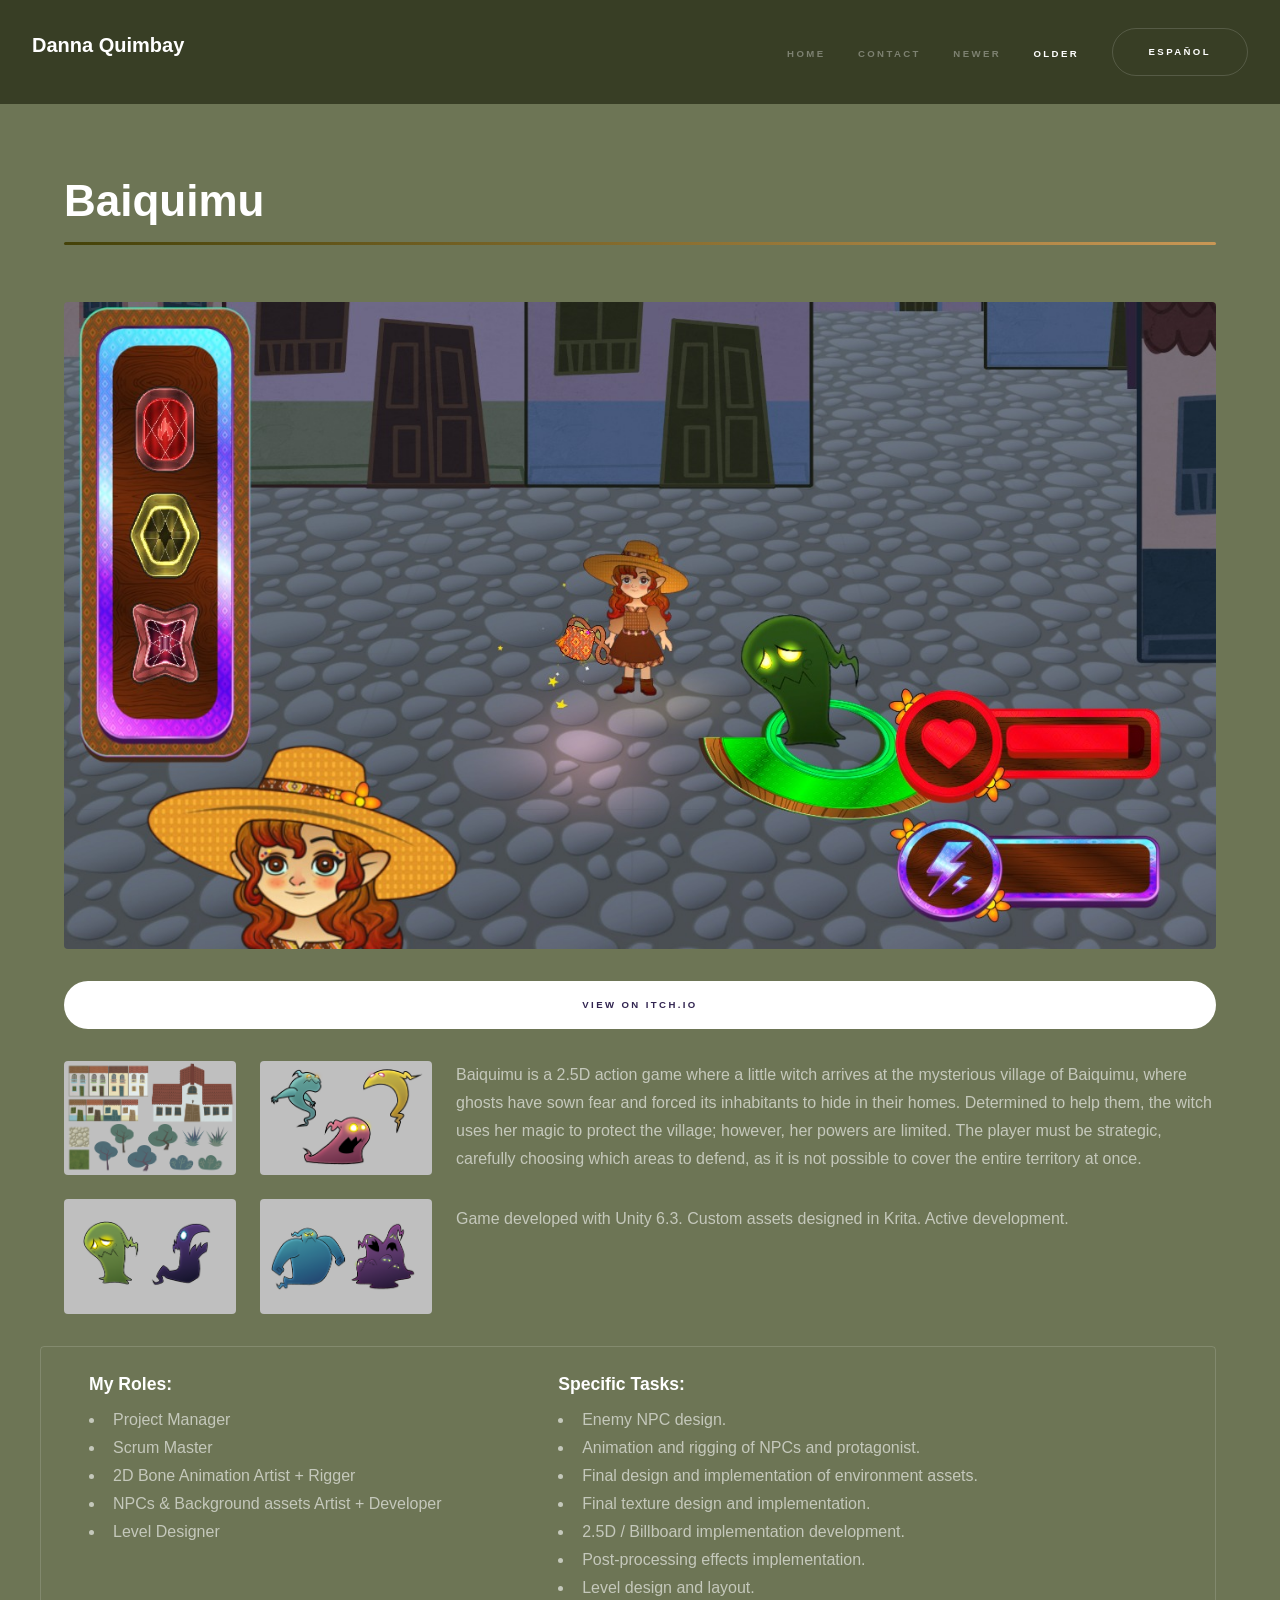
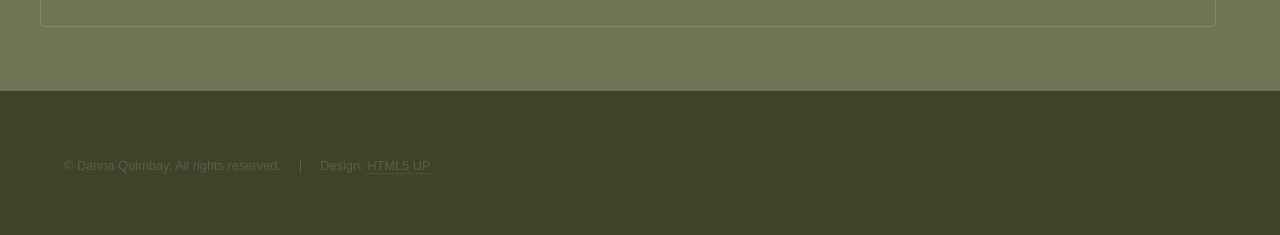
<file: Ref5_Baiquimu.html>
<!DOCTYPE HTML>
<!--
	Hyperspace by HTML5 UP
	html5up.net | @ajlkn
	Free for personal and commercial use under the CCA 3.0 license (html5up.net/license)
-->
<html>
	<head>
		<title>Baiquimu</title>
		<meta charset="utf-8" />
		<meta name="viewport" content="width=device-width, initial-scale=1, user-scalable=no" />
		<link rel="stylesheet" href="assets/css/main.css" />
		<noscript><link rel="stylesheet" href="assets/css/noscript.css" /></noscript>
	</head>
	<body class="is-preload">

		<header id="header">
			<a href="index.html" class="title">Danna Quimbay</a>
			<nav>
				<ul>
					<li><a href="index.html" data-key="nav_home">Inicio</a></li>
					<li><a href="index.html#three" data-key="nav_contact">Contacto</a></li>
					<li><a data-key="nav_newest">Más Reciente</a></li>
					<li><a href="Ref4_iHaveNoEnemies.html" class="active" data-key="nav_oldest">Más Antiguo</a></li>
					<li><button onclick="toggleLanguage()" id="langButton">English</button></li>
				</ul>
			</nav>
		</header>

		<div id="wrapper">
			<section id="main" class="wrapper">
				<div class="inner">
					<h1 class="major">Baiquimu</h1>
					<span class="image fit"><img src="images/Baiquimu_1.jpeg" alt="" /></span>
					<section class="inner">
						<ul class="actions fit">
							<li><a href="https://andreagranados.itch.io/baiquimu" class="button primary" data-key="view_itch">Ver en Itch.io</a></li>
						</ul>
					</section>
					<div class="row">
						<div class="col-4 col-12-medium">
							<div class="row gtr-uniform"> 
								<div class="col-6"><span class="image fit"><a href="images/Baiquimu_5.png"><img src="images/Baiquimu_5.png" alt="" /></a></span></div>
								<div class="col-6"><span class="image fit"><a href="images/Baiquimu_2.png"><img src="images/Baiquimu_2.png" alt="" /></a></span></div>
								<div class="col-6"><span class="image fit"><a href="images/Baiquimu_3.png"><img src="images/Baiquimu_3.png" alt="" /></a></span></div>
								<div class="col-6"><span class="image fit"><a href="images/Baiquimu_4.png"><img src="images/Baiquimu_4.png" alt="" /></a></span></div>
							</div>
						</div>
						<div class="col-8 col-12-medium">
							<p data-key="baiquimu_desc1">Baiquimu es un juego de acción 2.5D en el que una pequeña brujita llega al misterioso pueblo de Bayquimu, donde los fantasmas han sembrado el miedo y obligado a sus habitantes a esconderse en sus casas. Decidida a ayudarlos, la brujita usa su magia para proteger el pueblo; sin embargo, sus poderes son limitados. El jugador deberá ser estratégico, eligiendo cuidadosamente qué zonas defender, ya que no es posible cubrir todo el territorio al mismo tiempo.</p>
							<p data-key="baiquimu_desc2">Videojuego desarrollado con Unity 6.3. Assets propios diseñados en Krita. Desarrollo activo.</p>
						</div>
					</div>	
					<p></p>
					<div class="row box">
						<div class="col-5 col-12-medium">
							<h3 data-key="my_roles">Mis Roles:</h3>
							<ul>
								<li data-key="role_pm">Project Manager</li>
								<li data-key="role_sm">Scrum Master</li>
								<li data-key="role_anim">2D Bone Animation Artist + Rigger</li>
								<li data-key="role_asset">NPCs & Background assets Artist + Developer</li>
								<li data-key="role_ld">Level Designer</li>
							</ul>								
						</div>
						<div class="col-7 col-12-medium">
							<h3 data-key="specific_tasks">Tareas Específicas:</h3>
							<ul>
								<li data-key="baiquimu_task1">Diseño de NPCs enemigos.</li>
								<li data-key="baiquimu_task2">Animación y riggeo de NPCs y protagonista.</li>
								<li data-key="baiquimu_task3">Diseño e implementación final de assets del escenario.</li>
								<li data-key="baiquimu_task4">Diseño e implementación final de texturas.</li>
								<li data-key="baiquimu_task5">Desarrollo implementación 2.5D / Billboard.</li>
								<li data-key="baiquimu_task6">Implementación efectos de postprocesamiento.</li>
								<li data-key="baiquimu_task7">Diseño y layout de nivel.</li>
							</ul>								
						</div>
					</div>	
				</div>
			</section>
		</div>

		<footer id="footer" class="wrapper alt">
			<div class="inner">
				<ul class="menu">
					<li>&copy; Danna Quimbay. All rights reserved.</li><li>Design: <a href="http://html5up.net">HTML5 UP</a></li>
				</ul>
			</div>
		</footer>

		<script src="assets/js/jquery.min.js"></script>
		<script src="assets/js/jquery.scrollex.min.js"></script>
		<script src="assets/js/jquery.scrolly.min.js"></script>
		<script src="assets/js/browser.min.js"></script>
		<script src="assets/js/breakpoints.min.js"></script>
		<script src="assets/js/util.js"></script>
		<script src="assets/js/main.js"></script>

		<script>
			const translations = {
				es: {
					nav_home: "Inicio", nav_contact: "Contacto", nav_newest: "Más Reciente", nav_oldest: "Más Antiguo",
					view_itch: "Ver en Itch.io",
					baiquimu_desc1: "Baiquimu es un juego de acción 2.5D en el que una pequeña brujita llega al misterioso pueblo de Bayquimu, donde los fantasmas han sembrado el miedo y obligado a sus habitantes a esconderse en sus casas. Decidida a ayudarlos, la brujita usa su magia para proteger el pueblo; sin embargo, sus poderes son limitados. El jugador deberá ser estratégico, eligiendo cuidadosamente qué zonas defender, ya que no es posible cubrir todo el territorio al mismo tiempo.",
					baiquimu_desc2: "Videojuego desarrollado con Unity 6.3. Assets propios diseñados en Krita. Desarrollo activo.",
					my_roles: "Mis Roles:", specific_tasks: "Tareas Específicas:",
					role_pm: "Project Manager", role_sm: "Scrum Master", role_anim: "2D Bone Animation Artist + Rigger", role_asset: "NPCs & Background assets Artist + Developer", role_ld: "Level Designer",
					baiquimu_task1: "Diseño de NPCs enemigos.", baiquimu_task2: "Animación y riggeo de NPCs y protagonista.", baiquimu_task3: "Diseño e implementación final de assets del escenario.", baiquimu_task4: "Diseño e implementación final de texturas.", baiquimu_task5: "Desarrollo implementación 2.5D / Billboard.", baiquimu_task6: "Implementación efectos de postprocesamiento.", baiquimu_task7: "Diseño y layout de nivel."
				},
				en: {
					nav_home: "Home", nav_contact: "Contact", nav_newest: "Newer", nav_oldest: "Older",
					view_itch: "View on Itch.io",
					baiquimu_desc1: "Baiquimu is a 2.5D action game where a little witch arrives at the mysterious village of Baiquimu, where ghosts have sown fear and forced its inhabitants to hide in their homes. Determined to help them, the witch uses her magic to protect the village; however, her powers are limited. The player must be strategic, carefully choosing which areas to defend, as it is not possible to cover the entire territory at once.",
					baiquimu_desc2: "Game developed with Unity 6.3. Custom assets designed in Krita. Active development.",
					my_roles: "My Roles:", specific_tasks: "Specific Tasks:",
					role_pm: "Project Manager", role_sm: "Scrum Master", role_anim: "2D Bone Animation Artist + Rigger", role_asset: "NPCs & Background assets Artist + Developer", role_ld: "Level Designer",
					baiquimu_task1: "Enemy NPC design.", baiquimu_task2: "Animation and rigging of NPCs and protagonist.", baiquimu_task3: "Final design and implementation of environment assets.", baiquimu_task4: "Final texture design and implementation.", baiquimu_task5: "2.5D / Billboard implementation development.", baiquimu_task6: "Post-processing effects implementation.", baiquimu_task7: "Level design and layout."
				}
			};

			let currentLang = localStorage.getItem('preferredLang') || 'es';

			function applyLanguage() {
				document.querySelectorAll("[data-key]").forEach(el => {
					const key = el.getAttribute("data-key");
					if (translations[currentLang][key]) {
						el.innerText = translations[currentLang][key];
					}
				});
				document.getElementById("langButton").innerText = currentLang === 'es' ? 'English' : 'Español';
			}

			function toggleLanguage() {
				currentLang = currentLang === 'es' ? 'en' : 'es';
				localStorage.setItem('preferredLang', currentLang);
				applyLanguage();
			}

			document.addEventListener("DOMContentLoaded", () => {
				applyLanguage();
			});
		</script>
	</body>
</html>
</file>
<file: assets/css/noscript.css>
/*
	Hyperspace by HTML5 UP
	html5up.net | @ajlkn
	Free for personal and commercial use under the CCA 3.0 license (html5up.net/license)
*/

/* Spotlights */

	.spotlights > section > .image:before {
		opacity: 0 !important;
	}

	.spotlights > section > .content > .inner {
		-moz-transform: none !important;
		-webkit-transform: none !important;
		-ms-transform: none !important;
		transform: none !important;
		opacity: 1 !important;
	}

/* Wrapper */

	.wrapper > .inner {
		opacity: 1 !important;
		-moz-transform: none !important;
		-webkit-transform: none !important;
		-ms-transform: none !important;
		transform: none !important;
	}

/* Sidebar */

	#sidebar > .inner {
		opacity: 1 !important;
	}

	#sidebar nav > ul > li {
		-moz-transform: none !important;
		-webkit-transform: none !important;
		-ms-transform: none !important;
		transform: none !important;
		opacity: 1 !important;
	}
</file>
<file: assets/css/main.css>
@import url(fontawesome-all.min.css);

/*
	Hyperspace by HTML5 UP
	html5up.net | @ajlkn
	Free for personal and commercial use under the CCA 3.0 license (html5up.net/license)
*/

html, body, div, span, applet, object,
iframe, h1, h2, h3, h4, h5, h6, p, blockquote,
pre, a, abbr, acronym, address, big, cite,
code, del, dfn, em, img, ins, kbd, q, s, samp,
small, strike, strong, sub, sup, tt, var, b,
u, i, center, dl, dt, dd, ol, ul, li, fieldset,
form, label, legend, table, caption, tbody,
tfoot, thead, tr, th, td, article, aside,
canvas, details, embed, figure, figcaption,
footer, header, hgroup, menu, nav, output, ruby,
section, summary, time, mark, audio, video {
	margin: 0;
	padding: 0;
	border: 0;
	font-size: 100%;
	font: inherit;
	vertical-align: baseline;}

article, aside, details, figcaption, figure,
footer, header, hgroup, menu, nav, section {
	display: block;}

body {
	line-height: 1;
}

ol, ul {
	list-style: none;
}

blockquote, q {
	quotes: none;
}

	blockquote:before, blockquote:after, q:before, q:after {
		content: '';
		content: none;
	}

table {
	border-collapse: collapse;
	border-spacing: 0;
}

body {
	-webkit-text-size-adjust: none;
}

mark {
	background-color: transparent;
	color: inherit;
}

input::-moz-focus-inner {
	border: 0;
	padding: 0;
}

input, select, textarea {
	-moz-appearance: none;
	-webkit-appearance: none;
	-ms-appearance: none;
	appearance: none;
}

/* Basic */

	@-ms-viewport {
		width: device-width;
	}

	body {
		-ms-overflow-style: scrollbar;
	}

	@media screen and (max-width: 480px) {

		html, body {
			min-width: 320px;
		}

	}

	html {
		box-sizing: border-box;
	}

	*, *:before, *:after {
		box-sizing: inherit;
	}

	body {
		background: #6d7555;
	}

		body.is-preload *, body.is-preload *:before, body.is-preload *:after {
			-moz-animation: none !important;
			-webkit-animation: none !important;
			-ms-animation: none !important;
			animation: none !important;
			-moz-transition: none !important;
			-webkit-transition: none !important;
			-ms-transition: none !important;
			transition: none !important;
		}

/* Type */

	body, input, select, textarea {
		color: rgba(255, 255, 255, 0.6);
		font-family: Arial, Helvetica, sans-serif;
		font-size: 16.5pt;
		font-weight: normal;
		line-height: 1.75;
	}

		@media screen and (max-width: 1680px) {

			body, input, select, textarea {
				font-size: 13pt;
			}

		}

		@media screen and (max-width: 1280px) {

			body, input, select, textarea {
				font-size: 12pt;
			}

		}

		@media screen and (max-width: 360px) {

			body, input, select, textarea {
				font-size: 11pt;
			}

		}

	a {
		-moz-transition: color 0.2s ease, border-bottom-color 0.2s ease;
		-webkit-transition: color 0.2s ease, border-bottom-color 0.2s ease;
		-ms-transition: color 0.2s ease, border-bottom-color 0.2s ease;
		transition: color 0.2s ease, border-bottom-color 0.2s ease;
		border-bottom: dotted 1px rgba(255, 255, 255, 0.35);
		color: inherit;
		text-decoration: none;
	}

		a:hover {
			border-bottom-color: transparent;
			color: #ffffff;
		}

	strong, b {
		color: #ffffff;
		font-weight: bold;
	}

	em, i {
		font-style: italic;
	}

	p {
		margin: 0 0 2em 0;
	}

	h1, h2, h3, h4, h5, h6 {
		color: #ffffff;
		font-weight: bold;
		line-height: 1.5;
		margin: 0 0 0.5em 0;
	}

		h1 a, h2 a, h3 a, h4 a, h5 a, h6 a {
			color: inherit;
			text-decoration: none;
		}

	h1 {
		font-size: 2.75em;
	}

		h1.major {
			margin: 0 0 1.3em 0;
			position: relative;
			padding-bottom: 0.25em;
		}

			h1.major:after {
				background-image: -moz-linear-gradient(to right, #444208, #c99755);
				background-image: -webkit-linear-gradient(to right, #444208, #c99755);
				background-image: -ms-linear-gradient(to right, #444208, #c99755);
				background-image: linear-gradient(to right, #444208, #c99755);
				-moz-transition: max-width 0.2s ease;
				-webkit-transition: max-width 0.2s ease;
				-ms-transition: max-width 0.2s ease;
				transition: max-width 0.2s ease;
				border-radius: 0.2em;
				bottom: 0;
				content: '';
				height: 0.05em;
				position: absolute;
				right: 0;
				width: 100%;
			}

	h2 {
		font-size: 1.75em;
	}

	h3 {
		font-size: 1.1em;
	}

	h4 {
		font-size: 1em;
	}

	h5 {
		font-size: 0.8em;
		
	}

	h6 {
		font-size: 0.6em;
		
	}

	@media screen and (max-width: 736px) {

		h1 {
			font-size: 2em;
		}

		h2 {
			font-size: 1.25em;
		}

		h3 {
			font-size: 1em;
		}

		h4 {
			font-size: 0.8em;
		}

		h5 {
			font-size: 0.6em;
		}

		h6 {
			font-size: 0.6em;
		}

	}

	sub {
		font-size: 0.8em;
		position: relative;
		top: 0.5em;
	}

	sup {
		font-size: 0.8em;
		position: relative;
		top: -0.5em;
	}

	blockquote {
		border-left: solid 4px rgba(255, 255, 255, 0.15);
		font-style: italic;
		margin: 0 0 2em 0;
		padding: 0.5em 0 0.5em 2em;
	}

	code {
		background: rgba(255, 255, 255, 0.05);
		border-radius: 0.25em;
		border: solid 1px rgba(255, 255, 255, 0.15);
		font-family: "Courier New", monospace;
		font-size: 0.9em;
		margin: 0 0.25em;
		padding: 0.25em 0.65em;
	}

	pre {
		-webkit-overflow-scrolling: touch;
		font-family: "Courier New", monospace;
		font-size: 0.9em;
		margin: 0 0 2em 0;
	}

		pre code {
			display: block;
			line-height: 1.75em;
			padding: 1em 1.5em;
			overflow-x: auto;
		}

	hr {
		border: 0;
		border-bottom: solid 1px rgba(255, 255, 255, 0.15);
		margin: 2em 0;
	}

		hr.major {
			margin: 3em 0;
		}

	.align-left {
		text-align: left;
	}

	.align-center {
		text-align: center;
	}

	.align-right {
		text-align: right;
	}

/* Row */

	.row {
		display: flex;
		flex-wrap: wrap;
		box-sizing: border-box;
		align-items: stretch;
	}

		.row > * {
			box-sizing: border-box;
		}

		.row.gtr-uniform > * > :last-child {
			margin-bottom: 0;
		}

		.row.aln-left {
			justify-content: flex-start;
		}

		.row.aln-center {
			justify-content: center;
		}

		.row.aln-right {
			justify-content: flex-end;
		}

		.row.aln-top {
			align-items: flex-start;
		}

		.row.aln-middle {
			align-items: center;
		}

		.row.aln-bottom {
			align-items: flex-end;
		}

		.row > .imp {
			order: -1;
		}

		.row > .col-1 {
			width: 8.33333%;
		}

		.row > .off-1 {
			margin-left: 8.33333%;
		}

		.row > .col-2 {
			width: 16.66667%;
		}

		.row > .off-2 {
			margin-left: 16.66667%;
		}

		.row > .col-3 {
			width: 25%;
		}

		.row > .off-3 {
			margin-left: 25%;
		}

		.row > .col-4 {
			width: 33.33333%;
		}

		.row > .off-4 {
			margin-left: 33.33333%;
		}

		.row > .col-5 {
			width: 41.66667%;
		}

		.row > .off-5 {
			margin-left: 41.66667%;
		}

		.row > .col-6 {
			width: 50%;
		}

		.row > .off-6 {
			margin-left: 50%;
		}

		.row > .col-7 {
			width: 58.33333%;
		}

		.row > .off-7 {
			margin-left: 58.33333%;
		}

		.row > .col-8 {
			width: 66.66667%;
		}

		.row > .off-8 {
			margin-left: 66.66667%;
		}

		.row > .col-9 {
			width: 75%;
		}

		.row > .off-9 {
			margin-left: 75%;
		}

		.row > .col-10 {
			width: 83.33333%;
		}

		.row > .off-10 {
			margin-left: 83.33333%;
		}

		.row > .col-11 {
			width: 91.66667%;
		}

		.row > .off-11 {
			margin-left: 91.66667%;
		}

		.row > .col-12 {
			width: 100%;
		}

		.row > .off-12 {
			margin-left: 100%;
		}

		.row.gtr-0 {
			margin-top: 0;
			margin-left: 0em;
		}

			.row.gtr-0 > * {
				padding: 0 0 0 0em;
			}

			.row.gtr-0.gtr-uniform {
				margin-top: 0em;
			}

				.row.gtr-0.gtr-uniform > * {
					padding-top: 0em;
				}

		.row.gtr-25 {
			margin-top: 0;
			margin-left: -0.375em;
		}

			.row.gtr-25 > * {
				padding: 0 0 0 0.375em;
			}

			.row.gtr-25.gtr-uniform {
				margin-top: -0.375em;
			}

				.row.gtr-25.gtr-uniform > * {
					padding-top: 0.375em;
				}

		.row.gtr-50 {
			margin-top: 0;
			margin-left: -0.75em;
		}

			.row.gtr-50 > * {
				padding: 0 0 0 0.75em;
			}

			.row.gtr-50.gtr-uniform {
				margin-top: -0.75em;
			}

				.row.gtr-50.gtr-uniform > * {
					padding-top: 0.75em;
				}

		.row {
			margin-top: 0;
			margin-left: -1.5em;
		}

			.row > * {
				padding: 0 0 0 1.5em;
			}

			.row.gtr-uniform {
				margin-top: -1.5em;
			}

				.row.gtr-uniform > * {
					padding-top: 1.5em;
				}

		.row.gtr-150 {
			margin-top: 0;
			margin-left: -2.25em;
		}

			.row.gtr-150 > * {
				padding: 0 0 0 2.25em;
			}

			.row.gtr-150.gtr-uniform {
				margin-top: -2.25em;
			}

				.row.gtr-150.gtr-uniform > * {
					padding-top: 2.25em;
				}

		.row.gtr-200 {
			margin-top: 0;
			margin-left: -3em;
		}

			.row.gtr-200 > * {
				padding: 0 0 0 3em;
			}

			.row.gtr-200.gtr-uniform {
				margin-top: -3em;
			}

				.row.gtr-200.gtr-uniform > * {
					padding-top: 3em;
				}

		@media screen and (max-width: 1680px) {

			.row {
				display: flex;
				flex-wrap: wrap;
				box-sizing: border-box;
				align-items: stretch;
			}

				.row > * {
					box-sizing: border-box;
				}

				.row.gtr-uniform > * > :last-child {
					margin-bottom: 0;
				}

				.row.aln-left {
					justify-content: flex-start;
				}

				.row.aln-center {
					justify-content: center;
				}

				.row.aln-right {
					justify-content: flex-end;
				}

				.row.aln-top {
					align-items: flex-start;
				}

				.row.aln-middle {
					align-items: center;
				}

				.row.aln-bottom {
					align-items: flex-end;
				}

				.row > .imp-xlarge {
					order: -1;
				}

				.row > .col-1-xlarge {
					width: 8.33333%;
				}

				.row > .off-1-xlarge {
					margin-left: 8.33333%;
				}

				.row > .col-2-xlarge {
					width: 16.66667%;
				}

				.row > .off-2-xlarge {
					margin-left: 16.66667%;
				}

				.row > .col-3-xlarge {
					width: 25%;
				}

				.row > .off-3-xlarge {
					margin-left: 25%;
				}

				.row > .col-4-xlarge {
					width: 33.33333%;
				}

				.row > .off-4-xlarge {
					margin-left: 33.33333%;
				}

				.row > .col-5-xlarge {
					width: 41.66667%;
				}

				.row > .off-5-xlarge {
					margin-left: 41.66667%;
				}

				.row > .col-6-xlarge {
					width: 50%;
				}

				.row > .off-6-xlarge {
					margin-left: 50%;
				}

				.row > .col-7-xlarge {
					width: 58.33333%;
				}

				.row > .off-7-xlarge {
					margin-left: 58.33333%;
				}

				.row > .col-8-xlarge {
					width: 66.66667%;
				}

				.row > .off-8-xlarge {
					margin-left: 66.66667%;
				}

				.row > .col-9-xlarge {
					width: 75%;
				}

				.row > .off-9-xlarge {
					margin-left: 75%;
				}

				.row > .col-10-xlarge {
					width: 83.33333%;
				}

				.row > .off-10-xlarge {
					margin-left: 83.33333%;
				}

				.row > .col-11-xlarge {
					width: 91.66667%;
				}

				.row > .off-11-xlarge {
					margin-left: 91.66667%;
				}

				.row > .col-12-xlarge {
					width: 100%;
				}

				.row > .off-12-xlarge {
					margin-left: 100%;
				}

				.row.gtr-0 {
					margin-top: 0;
					margin-left: 0em;
				}

					.row.gtr-0 > * {
						padding: 0 0 0 0em;
					}

					.row.gtr-0.gtr-uniform {
						margin-top: 0em;
					}

						.row.gtr-0.gtr-uniform > * {
							padding-top: 0em;
						}

				.row.gtr-25 {
					margin-top: 0;
					margin-left: -0.375em;
				}

					.row.gtr-25 > * {
						padding: 0 0 0 0.375em;
					}

					.row.gtr-25.gtr-uniform {
						margin-top: -0.375em;
					}

						.row.gtr-25.gtr-uniform > * {
							padding-top: 0.375em;
						}

				.row.gtr-50 {
					margin-top: 0;
					margin-left: -0.75em;
				}

					.row.gtr-50 > * {
						padding: 0 0 0 0.75em;
					}

					.row.gtr-50.gtr-uniform {
						margin-top: -0.75em;
					}

						.row.gtr-50.gtr-uniform > * {
							padding-top: 0.75em;
						}

				.row {
					margin-top: 0;
					margin-left: -1.5em;
				}

					.row > * {
						padding: 0 0 0 1.5em;
					}

					.row.gtr-uniform {
						margin-top: -1.5em;
					}

						.row.gtr-uniform > * {
							padding-top: 1.5em;
						}

				.row.gtr-150 {
					margin-top: 0;
					margin-left: -2.25em;
				}

					.row.gtr-150 > * {
						padding: 0 0 0 2.25em;
					}

					.row.gtr-150.gtr-uniform {
						margin-top: -2.25em;
					}

						.row.gtr-150.gtr-uniform > * {
							padding-top: 2.25em;
						}

				.row.gtr-200 {
					margin-top: 0;
					margin-left: -3em;
				}

					.row.gtr-200 > * {
						padding: 0 0 0 3em;
					}

					.row.gtr-200.gtr-uniform {
						margin-top: -3em;
					}

						.row.gtr-200.gtr-uniform > * {
							padding-top: 3em;
						}

		}

		@media screen and (max-width: 1280px) {

			.row {
				display: flex;
				flex-wrap: wrap;
				box-sizing: border-box;
				align-items: stretch;
			}

				.row > * {
					box-sizing: border-box;
				}

				.row.gtr-uniform > * > :last-child {
					margin-bottom: 0;
				}

				.row.aln-left {
					justify-content: flex-start;
				}

				.row.aln-center {
					justify-content: center;
				}

				.row.aln-right {
					justify-content: flex-end;
				}

				.row.aln-top {
					align-items: flex-start;
				}

				.row.aln-middle {
					align-items: center;
				}

				.row.aln-bottom {
					align-items: flex-end;
				}

				.row > .imp-large {
					order: -1;
				}

				.row > .col-1-large {
					width: 8.33333%;
				}

				.row > .off-1-large {
					margin-left: 8.33333%;
				}

				.row > .col-2-large {
					width: 16.66667%;
				}

				.row > .off-2-large {
					margin-left: 16.66667%;
				}

				.row > .col-3-large {
					width: 25%;
				}

				.row > .off-3-large {
					margin-left: 25%;
				}

				.row > .col-4-large {
					width: 33.33333%;
				}

				.row > .off-4-large {
					margin-left: 33.33333%;
				}

				.row > .col-5-large {
					width: 41.66667%;
				}

				.row > .off-5-large {
					margin-left: 41.66667%;
				}

				.row > .col-6-large {
					width: 50%;
				}

				.row > .off-6-large {
					margin-left: 50%;
				}

				.row > .col-7-large {
					width: 58.33333%;
				}

				.row > .off-7-large {
					margin-left: 58.33333%;
				}

				.row > .col-8-large {
					width: 66.66667%;
				}

				.row > .off-8-large {
					margin-left: 66.66667%;
				}

				.row > .col-9-large {
					width: 75%;
				}

				.row > .off-9-large {
					margin-left: 75%;
				}

				.row > .col-10-large {
					width: 83.33333%;
				}

				.row > .off-10-large {
					margin-left: 83.33333%;
				}

				.row > .col-11-large {
					width: 91.66667%;
				}

				.row > .off-11-large {
					margin-left: 91.66667%;
				}

				.row > .col-12-large {
					width: 100%;
				}

				.row > .off-12-large {
					margin-left: 100%;
				}

				.row.gtr-0 {
					margin-top: 0;
					margin-left: 0em;
				}

					.row.gtr-0 > * {
						padding: 0 0 0 0em;
					}

					.row.gtr-0.gtr-uniform {
						margin-top: 0em;
					}

						.row.gtr-0.gtr-uniform > * {
							padding-top: 0em;
						}

				.row.gtr-25 {
					margin-top: 0;
					margin-left: -0.375em;
				}

					.row.gtr-25 > * {
						padding: 0 0 0 0.375em;
					}

					.row.gtr-25.gtr-uniform {
						margin-top: -0.375em;
					}

						.row.gtr-25.gtr-uniform > * {
							padding-top: 0.375em;
						}

				.row.gtr-50 {
					margin-top: 0;
					margin-left: -0.75em;
				}

					.row.gtr-50 > * {
						padding: 0 0 0 0.75em;
					}

					.row.gtr-50.gtr-uniform {
						margin-top: -0.75em;
					}

						.row.gtr-50.gtr-uniform > * {
							padding-top: 0.75em;
						}

				.row {
					margin-top: 0;
					margin-left: -1.5em;
				}

					.row > * {
						padding: 0 0 0 1.5em;
					}

					.row.gtr-uniform {
						margin-top: -1.5em;
					}

						.row.gtr-uniform > * {
							padding-top: 1.5em;
						}

				.row.gtr-150 {
					margin-top: 0;
					margin-left: -2.25em;
				}

					.row.gtr-150 > * {
						padding: 0 0 0 2.25em;
					}

					.row.gtr-150.gtr-uniform {
						margin-top: -2.25em;
					}

						.row.gtr-150.gtr-uniform > * {
							padding-top: 2.25em;
						}

				.row.gtr-200 {
					margin-top: 0;
					margin-left: -3em;
				}

					.row.gtr-200 > * {
						padding: 0 0 0 3em;
					}

					.row.gtr-200.gtr-uniform {
						margin-top: -3em;
					}

						.row.gtr-200.gtr-uniform > * {
							padding-top: 3em;
						}

		}

		@media screen and (max-width: 980px) {

			.row {
				display: flex;
				flex-wrap: wrap;
				box-sizing: border-box;
				align-items: stretch;
			}

				.row > * {
					box-sizing: border-box;
				}

				.row.gtr-uniform > * > :last-child {
					margin-bottom: 0;
				}

				.row.aln-left {
					justify-content: flex-start;
				}

				.row.aln-center {
					justify-content: center;
				}

				.row.aln-right {
					justify-content: flex-end;
				}

				.row.aln-top {
					align-items: flex-start;
				}

				.row.aln-middle {
					align-items: center;
				}

				.row.aln-bottom {
					align-items: flex-end;
				}

				.row > .imp-medium {
					order: -1;
				}

				.row > .col-1-medium {
					width: 8.33333%;
				}

				.row > .off-1-medium {
					margin-left: 8.33333%;
				}

				.row > .col-2-medium {
					width: 16.66667%;
				}

				.row > .off-2-medium {
					margin-left: 16.66667%;
				}

				.row > .col-3-medium {
					width: 25%;
				}

				.row > .off-3-medium {
					margin-left: 25%;
				}

				.row > .col-4-medium {
					width: 33.33333%;
				}

				.row > .off-4-medium {
					margin-left: 33.33333%;
				}

				.row > .col-5-medium {
					width: 41.66667%;
				}

				.row > .off-5-medium {
					margin-left: 41.66667%;
				}

				.row > .col-6-medium {
					width: 50%;
				}

				.row > .off-6-medium {
					margin-left: 50%;
				}

				.row > .col-7-medium {
					width: 58.33333%;
				}

				.row > .off-7-medium {
					margin-left: 58.33333%;
				}

				.row > .col-8-medium {
					width: 66.66667%;
				}

				.row > .off-8-medium {
					margin-left: 66.66667%;
				}

				.row > .col-9-medium {
					width: 75%;
				}

				.row > .off-9-medium {
					margin-left: 75%;
				}

				.row > .col-10-medium {
					width: 83.33333%;
				}

				.row > .off-10-medium {
					margin-left: 83.33333%;
				}

				.row > .col-11-medium {
					width: 91.66667%;
				}

				.row > .off-11-medium {
					margin-left: 91.66667%;
				}

				.row > .col-12-medium {
					width: 100%;
				}

				.row > .off-12-medium {
					margin-left: 100%;
				}

				.row.gtr-0 {
					margin-top: 0;
					margin-left: 0em;
				}

					.row.gtr-0 > * {
						padding: 0 0 0 0em;
					}

					.row.gtr-0.gtr-uniform {
						margin-top: 0em;
					}

						.row.gtr-0.gtr-uniform > * {
							padding-top: 0em;
						}

				.row.gtr-25 {
					margin-top: 0;
					margin-left: -0.375em;
				}

					.row.gtr-25 > * {
						padding: 0 0 0 0.375em;
					}

					.row.gtr-25.gtr-uniform {
						margin-top: -0.375em;
					}

						.row.gtr-25.gtr-uniform > * {
							padding-top: 0.375em;
						}

				.row.gtr-50 {
					margin-top: 0;
					margin-left: -0.75em;
				}

					.row.gtr-50 > * {
						padding: 0 0 0 0.75em;
					}

					.row.gtr-50.gtr-uniform {
						margin-top: -0.75em;
					}

						.row.gtr-50.gtr-uniform > * {
							padding-top: 0.75em;
						}

				.row {
					margin-top: 0;
					margin-left: -1.5em;
				}

					.row > * {
						padding: 0 0 0 1.5em;
					}

					.row.gtr-uniform {
						margin-top: -1.5em;
					}

						.row.gtr-uniform > * {
							padding-top: 1.5em;
						}

				.row.gtr-150 {
					margin-top: 0;
					margin-left: -2.25em;
				}

					.row.gtr-150 > * {
						padding: 0 0 0 2.25em;
					}

					.row.gtr-150.gtr-uniform {
						margin-top: -2.25em;
					}

						.row.gtr-150.gtr-uniform > * {
							padding-top: 2.25em;
						}

				.row.gtr-200 {
					margin-top: 0;
					margin-left: -3em;
				}

					.row.gtr-200 > * {
						padding: 0 0 0 3em;
					}

					.row.gtr-200.gtr-uniform {
						margin-top: -3em;
					}

						.row.gtr-200.gtr-uniform > * {
							padding-top: 3em;
						}

		}

		@media screen and (max-width: 736px) {

			.row {
				display: flex;
				flex-wrap: wrap;
				box-sizing: border-box;
				align-items: stretch;
			}

				.row > * {
					box-sizing: border-box;
				}

				.row.gtr-uniform > * > :last-child {
					margin-bottom: 0;
				}

				.row.aln-left {
					justify-content: flex-start;
				}

				.row.aln-center {
					justify-content: center;
				}

				.row.aln-right {
					justify-content: flex-end;
				}

				.row.aln-top {
					align-items: flex-start;
				}

				.row.aln-middle {
					align-items: center;
				}

				.row.aln-bottom {
					align-items: flex-end;
				}

				.row > .imp-small {
					order: -1;
				}

				.row > .col-1-small {
					width: 8.33333%;
				}

				.row > .off-1-small {
					margin-left: 8.33333%;
				}

				.row > .col-2-small {
					width: 16.66667%;
				}

				.row > .off-2-small {
					margin-left: 16.66667%;
				}

				.row > .col-3-small {
					width: 25%;
				}

				.row > .off-3-small {
					margin-left: 25%;
				}

				.row > .col-4-small {
					width: 33.33333%;
				}

				.row > .off-4-small {
					margin-left: 33.33333%;
				}

				.row > .col-5-small {
					width: 41.66667%;
				}

				.row > .off-5-small {
					margin-left: 41.66667%;
				}

				.row > .col-6-small {
					width: 50%;
				}

				.row > .off-6-small {
					margin-left: 50%;
				}

				.row > .col-7-small {
					width: 58.33333%;
				}

				.row > .off-7-small {
					margin-left: 58.33333%;
				}

				.row > .col-8-small {
					width: 66.66667%;
				}

				.row > .off-8-small {
					margin-left: 66.66667%;
				}

				.row > .col-9-small {
					width: 75%;
				}

				.row > .off-9-small {
					margin-left: 75%;
				}

				.row > .col-10-small {
					width: 83.33333%;
				}

				.row > .off-10-small {
					margin-left: 83.33333%;
				}

				.row > .col-11-small {
					width: 91.66667%;
				}

				.row > .off-11-small {
					margin-left: 91.66667%;
				}

				.row > .col-12-small {
					width: 100%;
				}

				.row > .off-12-small {
					margin-left: 100%;
				}

				.row.gtr-0 {
					margin-top: 0;
					margin-left: 0em;
				}

					.row.gtr-0 > * {
						padding: 0 0 0 0em;
					}

					.row.gtr-0.gtr-uniform {
						margin-top: 0em;
					}

						.row.gtr-0.gtr-uniform > * {
							padding-top: 0em;
						}

				.row.gtr-25 {
					margin-top: 0;
					margin-left: -0.375em;
				}

					.row.gtr-25 > * {
						padding: 0 0 0 0.375em;
					}

					.row.gtr-25.gtr-uniform {
						margin-top: -0.375em;
					}

						.row.gtr-25.gtr-uniform > * {
							padding-top: 0.375em;
						}

				.row.gtr-50 {
					margin-top: 0;
					margin-left: -0.75em;
				}

					.row.gtr-50 > * {
						padding: 0 0 0 0.75em;
					}

					.row.gtr-50.gtr-uniform {
						margin-top: -0.75em;
					}

						.row.gtr-50.gtr-uniform > * {
							padding-top: 0.75em;
						}

				.row {
					margin-top: 0;
					margin-left: -1.5em;
				}

					.row > * {
						padding: 0 0 0 1.5em;
					}

					.row.gtr-uniform {
						margin-top: -1.5em;
					}

						.row.gtr-uniform > * {
							padding-top: 1.5em;
						}

				.row.gtr-150 {
					margin-top: 0;
					margin-left: -2.25em;
				}

					.row.gtr-150 > * {
						padding: 0 0 0 2.25em;
					}

					.row.gtr-150.gtr-uniform {
						margin-top: -2.25em;
					}

						.row.gtr-150.gtr-uniform > * {
							padding-top: 2.25em;
						}

				.row.gtr-200 {
					margin-top: 0;
					margin-left: -3em;
				}

					.row.gtr-200 > * {
						padding: 0 0 0 3em;
					}

					.row.gtr-200.gtr-uniform {
						margin-top: -3em;
					}

						.row.gtr-200.gtr-uniform > * {
							padding-top: 3em;
						}

		}

		@media screen and (max-width: 480px) {

			.row {
				display: flex;
				flex-wrap: wrap;
				box-sizing: border-box;
				align-items: stretch;
			}

				.row > * {
					box-sizing: border-box;
				}

				.row.gtr-uniform > * > :last-child {
					margin-bottom: 0;
				}

				.row.aln-left {
					justify-content: flex-start;
				}

				.row.aln-center {
					justify-content: center;
				}

				.row.aln-right {
					justify-content: flex-end;
				}

				.row.aln-top {
					align-items: flex-start;
				}

				.row.aln-middle {
					align-items: center;
				}

				.row.aln-bottom {
					align-items: flex-end;
				}

				.row > .imp-xsmall {
					order: -1;
				}

				.row > .col-1-xsmall {
					width: 8.33333%;
				}

				.row > .off-1-xsmall {
					margin-left: 8.33333%;
				}

				.row > .col-2-xsmall {
					width: 16.66667%;
				}

				.row > .off-2-xsmall {
					margin-left: 16.66667%;
				}

				.row > .col-3-xsmall {
					width: 25%;
				}

				.row > .off-3-xsmall {
					margin-left: 25%;
				}

				.row > .col-4-xsmall {
					width: 33.33333%;
				}

				.row > .off-4-xsmall {
					margin-left: 33.33333%;
				}

				.row > .col-5-xsmall {
					width: 41.66667%;
				}

				.row > .off-5-xsmall {
					margin-left: 41.66667%;
				}

				.row > .col-6-xsmall {
					width: 50%;
				}

				.row > .off-6-xsmall {
					margin-left: 50%;
				}

				.row > .col-7-xsmall {
					width: 58.33333%;
				}

				.row > .off-7-xsmall {
					margin-left: 58.33333%;
				}

				.row > .col-8-xsmall {
					width: 66.66667%;
				}

				.row > .off-8-xsmall {
					margin-left: 66.66667%;
				}

				.row > .col-9-xsmall {
					width: 75%;
				}

				.row > .off-9-xsmall {
					margin-left: 75%;
				}

				.row > .col-10-xsmall {
					width: 83.33333%;
				}

				.row > .off-10-xsmall {
					margin-left: 83.33333%;
				}

				.row > .col-11-xsmall {
					width: 91.66667%;
				}

				.row > .off-11-xsmall {
					margin-left: 91.66667%;
				}

				.row > .col-12-xsmall {
					width: 100%;
				}

				.row > .off-12-xsmall {
					margin-left: 100%;
				}

				.row.gtr-0 {
					margin-top: 0;
					margin-left: 0em;
				}

					.row.gtr-0 > * {
						padding: 0 0 0 0em;
					}

					.row.gtr-0.gtr-uniform {
						margin-top: 0em;
					}

						.row.gtr-0.gtr-uniform > * {
							padding-top: 0em;
						}

				.row.gtr-25 {
					margin-top: 0;
					margin-left: -0.375em;
				}

					.row.gtr-25 > * {
						padding: 0 0 0 0.375em;
					}

					.row.gtr-25.gtr-uniform {
						margin-top: -0.375em;
					}

						.row.gtr-25.gtr-uniform > * {
							padding-top: 0.375em;
						}

				.row.gtr-50 {
					margin-top: 0;
					margin-left: -0.75em;
				}

					.row.gtr-50 > * {
						padding: 0 0 0 0.75em;
					}

					.row.gtr-50.gtr-uniform {
						margin-top: -0.75em;
					}

						.row.gtr-50.gtr-uniform > * {
							padding-top: 0.75em;
						}

				.row {
					margin-top: 0;
					margin-left: -1.5em;
				}

					.row > * {
						padding: 0 0 0 1.5em;
					}

					.row.gtr-uniform {
						margin-top: -1.5em;
					}

						.row.gtr-uniform > * {
							padding-top: 1.5em;
						}

				.row.gtr-150 {
					margin-top: 0;
					margin-left: -2.25em;
				}

					.row.gtr-150 > * {
						padding: 0 0 0 2.25em;
					}

					.row.gtr-150.gtr-uniform {
						margin-top: -2.25em;
					}

						.row.gtr-150.gtr-uniform > * {
							padding-top: 2.25em;
						}

				.row.gtr-200 {
					margin-top: 0;
					margin-left: -3em;
				}

					.row.gtr-200 > * {
						padding: 0 0 0 3em;
					}

					.row.gtr-200.gtr-uniform {
						margin-top: -3em;
					}

						.row.gtr-200.gtr-uniform > * {
							padding-top: 3em;
						}

		}

/* Box */

	.box {
		border-radius: 0.25em;
		border: solid 1px rgba(255, 255, 255, 0.15);
		margin-bottom: 2em;
		padding: 1.5em;
	}

		.box > :last-child,
		.box > :last-child > :last-child,
		.box > :last-child > :last-child > :last-child {
			margin-bottom: 0;
		}

		.box.alt {
			border: 0;
			border-radius: 0;
			padding: 0;
		}

/* Button */

	input[type="submit"],
	input[type="reset"],
	input[type="button"],
	button,
	.button {
		-moz-appearance: none;
		-webkit-appearance: none;
		-ms-appearance: none;
		appearance: none;
		-moz-transition: border-color 0.2s ease;
		-webkit-transition: border-color 0.2s ease;
		-ms-transition: border-color 0.2s ease;
		transition: border-color 0.2s ease;
		background-color: transparent;
		border: solid 1px !important;
		border-color: rgba(255, 255, 255, 0.15) !important;
		border-radius: 3em;
		color: #ffffff !important;
		cursor: pointer;
		display: inline-block;
		font-size: 0.6em;
		font-weight: bold;
		height: calc(4.75em + 2px);
		letter-spacing: 0.25em;
		line-height: 4.75em;
		outline: 0;
		padding: 0 3.75em;
		position: relative;
		text-align: center;
		text-decoration: none;
		text-transform: uppercase;
		white-space: nowrap;
	}

		input[type="submit"]:after,
		input[type="reset"]:after,
		input[type="button"]:after,
		button:after,
		.button:after {
			-moz-transform: scale(0.25);
			-webkit-transform: scale(0.25);
			-ms-transform: scale(0.25);
			transform: scale(0.25);
			pointer-events: none;
			-moz-transition: opacity 0.2s ease, -moz-transform 0.2s ease;
			-webkit-transition: opacity 0.2s ease, -webkit-transform 0.2s ease;
			-ms-transition: opacity 0.2s ease, -ms-transform 0.2s ease;
			transition: opacity 0.2s ease, transform 0.2s ease;
			background: #ffffff;
			border-radius: 3em;
			content: '';
			height: 100%;
			left: 0;
			opacity: 0;
			position: absolute;
			top: 0;
			width: 100%;
		}

		input[type="submit"].icon:before,
		input[type="reset"].icon:before,
		input[type="button"].icon:before,
		button.icon:before,
		.button.icon:before {
			margin-right: 0.75em;
		}

		input[type="submit"].fit,
		input[type="reset"].fit,
		input[type="button"].fit,
		button.fit,
		.button.fit {
			width: 100%;
		}

		input[type="submit"].small,
		input[type="reset"].small,
		input[type="button"].small,
		button.small,
		.button.small {
			font-size: 0.4em;
		}

		input[type="submit"].large,
		input[type="reset"].large,
		input[type="button"].large,
		button.large,
		.button.large {
			font-size: 0.8em;
		}

		input[type="submit"].primary,
		input[type="reset"].primary,
		input[type="button"].primary,
		button.primary,
		.button.primary {
			background-color: #ffffff;
			color: #312450 !important;
		}

			input[type="submit"].primary:after,
			input[type="reset"].primary:after,
			input[type="button"].primary:after,
			button.primary:after,
			.button.primary:after {
				display: none;
			}

		input[type="submit"].disabled, input[type="submit"]:disabled,
		input[type="reset"].disabled,
		input[type="reset"]:disabled,
		input[type="button"].disabled,
		input[type="button"]:disabled,
		button.disabled,
		button:disabled,
		.button.disabled,
		.button:disabled {
			cursor: default;
			opacity: 0.5;
			pointer-events: none;
		}

		input[type="submit"]:hover,
		input[type="reset"]:hover,
		input[type="button"]:hover,
		button:hover,
		.button:hover {
			border-color: rgba(255, 255, 255, 0.55) !important;
		}

			input[type="submit"]:hover:after,
			input[type="reset"]:hover:after,
			input[type="button"]:hover:after,
			button:hover:after,
			.button:hover:after {
				opacity: 0.05;
				-moz-transform: scale(1);
				-webkit-transform: scale(1);
				-ms-transform: scale(1);
				transform: scale(1);
			}

			input[type="submit"]:hover:active,
			input[type="reset"]:hover:active,
			input[type="button"]:hover:active,
			button:hover:active,
			.button:hover:active {
				border-color: #ffffff !important;
			}

				input[type="submit"]:hover:active:after,
				input[type="reset"]:hover:active:after,
				input[type="button"]:hover:active:after,
				button:hover:active:after,
				.button:hover:active:after {
					opacity: 0.1;
				}

/* Features */

	.features {
		display: -moz-flex;
		display: -webkit-flex;
		display: -ms-flex;
		display: flex;
		-moz-flex-wrap: wrap;
		-webkit-flex-wrap: wrap;
		-ms-flex-wrap: wrap;
		flex-wrap: wrap;
		border-radius: 0.25em;
		border: solid 1px rgba(255, 255, 255, 0.15);
		background: rgba(255, 255, 255, 0.05);
		margin: 0 0 2em0 0;
	}

		.features section {
			padding: 2em 2em 0em 7em ;
			width: 100%;
			border-top: solid 1px rgba(255, 255, 255, 0.15);
			position: relative;
		}

			.features section:nth-child(-n + 2) {
				border-top-width: 0;
			}

			.features section:nth-child(2n) {
				border-left: solid 1px rgba(255, 255, 255, 0.15);
			}

			.features section .icon {
				-moz-transition: opacity 0.5s ease, -moz-transform 0.5s ease;
				-webkit-transition: opacity 0.5s ease, -webkit-transform 0.5s ease;
				-ms-transition: opacity 0.5s ease, -ms-transform 0.5s ease;
				transition: opacity 0.5s ease, transform 0.5s ease;
				-moz-transition-delay: 1s;
				-webkit-transition-delay: 1s;
				-ms-transition-delay: 1s;
				transition-delay: 1s;
				-moz-transform: scale(1);
				-webkit-transform: scale(1);
				-ms-transform: scale(1);
				transform: scale(1);
				position: absolute;
				left: 3em;
				top: 3em;
				opacity: 1;
			}
			
			.features section:nth-child(1) .icon {
				-moz-transition-delay: 0.15s;
				-webkit-transition-delay: 0.15s;
				-ms-transition-delay: 0.15s;
				transition-delay: 0.15s;
			}

			.features section:nth-child(2) .icon {
				-moz-transition-delay: 0.3s;
				-webkit-transition-delay: 0.3s;
				-ms-transition-delay: 0.3s;
				transition-delay: 0.3s;
			}

			.features section:nth-child(3) .icon {
				-moz-transition-delay: 0.45s;
				-webkit-transition-delay: 0.45s;
				-ms-transition-delay: 0.45s;
				transition-delay: 0.45s;
			}

			.features section:nth-child(4) .icon {
				-moz-transition-delay: 0.6s;
				-webkit-transition-delay: 0.6s;
				-ms-transition-delay: 0.6s;
				transition-delay: 0.6s;
			}

			.features section:nth-child(5) .icon {
				-moz-transition-delay: 0.75s;
				-webkit-transition-delay: 0.75s;
				-ms-transition-delay: 0.75s;
				transition-delay: 0.75s;
			}

			.features section:nth-child(6) .icon {
				-moz-transition-delay: 0.9s;
				-webkit-transition-delay: 0.9s;
				-ms-transition-delay: 0.9s;
				transition-delay: 0.9s;
			}

			.features section:nth-child(7) .icon {
				-moz-transition-delay: 1.05s;
				-webkit-transition-delay: 1.05s;
				-ms-transition-delay: 1.05s;
				transition-delay: 1.05s;
			}

			.features section:nth-child(8) .icon {
				-moz-transition-delay: 1.2s;
				-webkit-transition-delay: 1.2s;
				-ms-transition-delay: 1.2s;
				transition-delay: 1.2s;
			}

			.features section:nth-child(9) .icon {
				-moz-transition-delay: 1.35s;
				-webkit-transition-delay: 1.35s;
				-ms-transition-delay: 1.35s;
				transition-delay: 1.35s;
			}

			.features section:nth-child(10) .icon {
				-moz-transition-delay: 1.5s;
				-webkit-transition-delay: 1.5s;
				-ms-transition-delay: 1.5s;
				transition-delay: 1.5s;
			}

			.features section:nth-child(11) .icon {
				-moz-transition-delay: 1.65s;
				-webkit-transition-delay: 1.65s;
				-ms-transition-delay: 1.65s;
				transition-delay: 1.65s;
			}

			.features section:nth-child(12) .icon {
				-moz-transition-delay: 1.8s;
				-webkit-transition-delay: 1.8s;
				-ms-transition-delay: 1.8s;
				transition-delay: 1.8s;
			}

			.features section:nth-child(13) .icon {
				-moz-transition-delay: 1.95s;
				-webkit-transition-delay: 1.95s;
				-ms-transition-delay: 1.95s;
				transition-delay: 1.95s;
			}

			.features section:nth-child(14) .icon {
				-moz-transition-delay: 2.1s;
				-webkit-transition-delay: 2.1s;
				-ms-transition-delay: 2.1s;
				transition-delay: 2.1s;
			}

			.features section:nth-child(15) .icon {
				-moz-transition-delay: 2.25s;
				-webkit-transition-delay: 2.25s;
				-ms-transition-delay: 2.25s;
				transition-delay: 2.25s;
			}

			.features section:nth-child(16) .icon {
				-moz-transition-delay: 2.4s;
				-webkit-transition-delay: 2.4s;
				-ms-transition-delay: 2.4s;
				transition-delay: 2.4s;
			}

			.features section:nth-child(17) .icon {
				-moz-transition-delay: 2.55s;
				-webkit-transition-delay: 2.55s;
				-ms-transition-delay: 2.55s;
				transition-delay: 2.55s;
			}

			.features section:nth-child(18) .icon {
				-moz-transition-delay: 2.7s;
				-webkit-transition-delay: 2.7s;
				-ms-transition-delay: 2.7s;
				transition-delay: 2.7s;
			}

			.features section:nth-child(19) .icon {
				-moz-transition-delay: 2.85s;
				-webkit-transition-delay: 2.85s;
				-ms-transition-delay: 2.85s;
				transition-delay: 2.85s;
			}

			.features section:nth-child(20) .icon {
				-moz-transition-delay: 3s;
				-webkit-transition-delay: 3s;
				-ms-transition-delay: 3s;
				transition-delay: 3s;
			}

		.features.inactive section .icon {
			-moz-transform: scale(0.5);
			-webkit-transform: scale(0.5);
			-ms-transform: scale(0.5);
			transform: scale(0.5);
			opacity: 0;
		}


		@media screen and (max-width: 980px) {

			.features {
				display: block;
			}

				.features section {
					border-top-width: 1px !important;
					border-left-width: 0 !important;
					width: 100%;
				}

					.features section:first-child {
						border-top-width: 0 !important;
					}

		}

		@media screen and (max-width: 736px) {

			.features section {
				padding: 2.5em 1.5em 0.1em 5.5em ;
			}

				.features section .icon {
					left: 1.5em;
					top: 2em;
				}

		}

		@media screen and (max-width: 480px) {

			.features section {
				padding: 2em 1.5em 0.1em 1.5em ;
			}

				.features section .icon {
					left: 0;
					position: relative;
					top: 0;
				}

		}

/* Form */

	form {
		margin: 0 0 2em 0;
	}

		form > :last-child {
			margin-bottom: 0;
		}

		form > .fields {
			display: -moz-flex;
			display: -webkit-flex;
			display: -ms-flex;
			display: flex;
			-moz-flex-wrap: wrap;
			-webkit-flex-wrap: wrap;
			-ms-flex-wrap: wrap;
			flex-wrap: wrap;
			width: calc(100% + 3em);
			margin: -1.5em 0 2em -1.5em;
		}

			form > .fields > .field {
				-moz-flex-grow: 0;
				-webkit-flex-grow: 0;
				-ms-flex-grow: 0;
				flex-grow: 0;
				-moz-flex-shrink: 0;
				-webkit-flex-shrink: 0;
				-ms-flex-shrink: 0;
				flex-shrink: 0;
				padding: 1.5em 0 0 1.5em;
				width: calc(100% - 1.5em);
			}

				form > .fields > .field.half {
					width: calc(50% - 0.75em);
				}

				form > .fields > .field.third {
					width: calc(100%/3 - 0.5em);
				}

				form > .fields > .field.quarter {
					width: calc(25% - 0.375em);
				}

		@media screen and (max-width: 480px) {

			form > .fields {
				width: calc(100% + 3em);
				margin: -1.5em 0 2em -1.5em;
			}

				form > .fields > .field {
					padding: 1.5em 0 0 1.5em;
					width: calc(100% - 1.5em);
				}

					form > .fields > .field.half {
						width: calc(100% - 1.5em);
					}

					form > .fields > .field.third {
						width: calc(100% - 1.5em);
					}

					form > .fields > .field.quarter {
						width: calc(100% - 1.5em);
					}

		}

	label {
		color: #ffffff;
		font-weight: bold;
		line-height: 1.5;
		margin: 0 0 0.7em 0;
		display: block;
		font-size: 1.1em;
	}

	input[type="text"],
	input[type="password"],
	input[type="email"],
	input[type="tel"],
	select,
	textarea {
		-moz-appearance: none;
		-webkit-appearance: none;
		-ms-appearance: none;
		appearance: none;
		background: rgba(255, 255, 255, 0.05);
		border-radius: 0.25em;
		border: none;
		border: solid 1px rgba(255, 255, 255, 0.15);
		color: inherit;
		display: block;
		outline: 0;
		padding: 0 1em;
		text-decoration: none;
		width: 100%;
	}

		input[type="text"]:invalid,
		input[type="password"]:invalid,
		input[type="email"]:invalid,
		input[type="tel"]:invalid,
		select:invalid,
		textarea:invalid {
			box-shadow: none;
		}

		input[type="text"]:focus,
		input[type="password"]:focus,
		input[type="email"]:focus,
		input[type="tel"]:focus,
		select:focus,
		textarea:focus {
			border-color: #ffffff;
			box-shadow: 0 0 0 1px #ffffff;
		}

	select {
		background-image: url("data:image/svg+xml;charset=utf8,%3Csvg xmlns='http://www.w3.org/2000/svg' width='40' height='40' preserveAspectRatio='none' viewBox='0 0 40 40'%3E%3Cpath d='M9.4,12.3l10.4,10.4l10.4-10.4c0.2-0.2,0.5-0.4,0.9-0.4c0.3,0,0.6,0.1,0.9,0.4l3.3,3.3c0.2,0.2,0.4,0.5,0.4,0.9 c0,0.4-0.1,0.6-0.4,0.9L20.7,31.9c-0.2,0.2-0.5,0.4-0.9,0.4c-0.3,0-0.6-0.1-0.9-0.4L4.3,17.3c-0.2-0.2-0.4-0.5-0.4-0.9 c0-0.4,0.1-0.6,0.4-0.9l3.3-3.3c0.2-0.2,0.5-0.4,0.9-0.4S9.1,12.1,9.4,12.3z' fill='rgba(255, 255, 255, 0.15)' /%3E%3C/svg%3E");
		background-size: 1.25rem;
		background-repeat: no-repeat;
		background-position: calc(100% - 1rem) center;
		height: 2.75em;
		padding-right: 2.75em;
		text-overflow: ellipsis;
	}

		select option {
			color: #ffffff;
			background: #312450;
		}

		select:focus::-ms-value {
			background-color: transparent;
		}

		select::-ms-expand {
			display: none;
		}

	input[type="text"],
	input[type="password"],
	input[type="email"],
	select {
		height: 2.75em;
	}

	textarea {
		padding: 0.75em 1em;
	}

		body.is-ie textarea {
			min-height: 10em;
		}

	input[type="checkbox"],
	input[type="radio"] {
		-moz-appearance: none;
		-webkit-appearance: none;
		-ms-appearance: none;
		appearance: none;
		display: block;
		float: left;
		margin-right: -2em;
		opacity: 0;
		width: 1em;
		z-index: -1;
	}

		input[type="checkbox"] + label,
		input[type="radio"] + label {
			text-decoration: none;
			color: rgba(255, 255, 255, 0.55);
			cursor: pointer;
			display: inline-block;
			font-size: 1em;
			font-weight: normal;
			padding-left: 2.4em;
			padding-right: 0.75em;
			position: relative;
		}

			input[type="checkbox"] + label:before,
			input[type="radio"] + label:before {
				-moz-osx-font-smoothing: grayscale;
				-webkit-font-smoothing: antialiased;
				display: inline-block;
				font-style: normal;
				font-variant: normal;
				text-rendering: auto;
				line-height: 1;
				text-transform: none !important;
				font-family: 'Font Awesome 5 Free';
				font-weight: 900;
			}

			input[type="checkbox"] + label:before,
			input[type="radio"] + label:before {
				background: rgba(255, 255, 255, 0.05);
				border-radius: 0.25em;
				border: solid 1px rgba(255, 255, 255, 0.15);
				content: '';
				display: inline-block;
				font-size: 0.8em;
				height: 2.0625em;
				left: 0;
				line-height: 2.0625em;
				position: absolute;
				text-align: center;
				top: 0;
				width: 2.0625em;
			}

		input[type="checkbox"]:checked + label:before,
		input[type="radio"]:checked + label:before {
			background: #ffffff;
			border-color: #ffffff;
			color: #b74e91;
			content: '\f00c';
		}

		input[type="checkbox"]:focus + label:before,
		input[type="radio"]:focus + label:before {
			border-color: #ffffff;
			box-shadow: 0 0 0 1px #ffffff;
		}

	input[type="checkbox"] + label:before {
		border-radius: 0.25em;
	}

	input[type="radio"] + label:before {
		border-radius: 100%;
	}

	::-webkit-input-placeholder {
		color: rgba(255, 255, 255, 0.35) !important;
		opacity: 1.0;
	}

	:-moz-placeholder {
		color: rgba(255, 255, 255, 0.35) !important;
		opacity: 1.0;
	}

	::-moz-placeholder {
		color: rgba(255, 255, 255, 0.35) !important;
		opacity: 1.0;
	}

	:-ms-input-placeholder {
		color: rgba(255, 255, 255, 0.35) !important;
		opacity: 1.0;
	}

/* Icon */

	.icon {
		text-decoration: none;
		border-bottom: none;
		position: relative;
	}

		.icon:before {
			-moz-osx-font-smoothing: grayscale;
			-webkit-font-smoothing: antialiased;
			display: inline-block;
			font-style: normal;
			font-variant: normal;
			text-rendering: auto;
			line-height: 1;
			text-transform: none !important;
			font-family: 'Font Awesome 5 Free';
			font-weight: 400;
			font-size: 20pt;
		}

		.icon > .label {
			display: none;
			
		}

		.icon:before {
			line-height: inherit;
		}

		.icon.solid:before {
			font-weight: 900;
		}

		.icon.brands:before {
			font-family: 'Font Awesome 5 Brands';
		}

		.icon.major {
			width: 2.5em;
			height: 2.5em;
			display: block;
			background: #ffffff;
			border-radius: 100%;
			color: #312450;
			text-align: center;
			line-height: 2.5em;
			margin: 0 0 1.3em 0;
			
		}

			.icon.major:before {
				font-size: 1.25em;
			}

				.wrapper.style1 .icon.major:before {
					color: #5e42a6;
				}

				.wrapper.style1-alt .icon.major:before {
					color: #493382;
				}

				.wrapper.style2 .icon.major:before {
					color: #5052b5;
				}

				.wrapper.style2-alt .icon.major:before {
					color: #3e4094;
				}

				.wrapper.style3 .icon.major:before {
					color: #e07809;
				}

				.wrapper.style3-alt .icon.major:before {
					color: #953d75;
				}

/* Image */

	.image {
		border-radius: 0.25em;
		border: 0;
		display: inline-block;
		position: relative;
	}

		.image img {
			border-radius: 0.25em;
			display: block;
		}

		.image.left, .image.right {
			max-width: 40%;
		}

			.image.left img, .image.right img {
				width: 100%;
			}

		.image.left {
			float: left;
			margin: 0 1.5em 1em 0;
			top: 0.25em;
		}

		.image.right {
			float: right;
			margin: 0 0 1em 1.5em;
			top: 0.25em;
		}

		.image.fit {
			display: block;
			margin: 0 0 2em 0;
			width: 100%;
		}

			.image.fit img {
				width: 100%;
			}

		.image.main {
			display: block;
			margin: 0 0 3em 0;
			width: 100%;
		}

			.image.main img {
				width: 100%;
			}

/* List */

	ol {
		list-style: decimal;
		margin: 0 0 2em 0;
		padding-left: 1.25em;
	}

		ol li {
			padding-left: 0.25em;
		}

	ul {
		list-style: disc;
		margin: 0 0 2em 0;
		padding-left: 1em;
	}

		ul li {
			padding-left: 0.5em;
		}

		ul.alt {
			list-style: none;
			padding-left: 0;
		}

			ul.alt li {
				border-top: solid 1px rgba(255, 255, 255, 0.15);
				padding: 0.5em 0;
			}

				ul.alt li:first-child {
					border-top: 0;
					padding-top: 0;
				}

	dl {
		margin: 0 0 2em 0;
	}

		dl dt {
			display: block;
			font-weight: bold;
			margin: 0 0 1em 0;
		}

		dl dd {
			margin-left: 2em;
		}

/* Actions */

	ul.actions {
		display: -moz-flex;
		display: -webkit-flex;
		display: -ms-flex;
		display: flex;
		cursor: default;
		list-style: none;
		margin-left: -1em;
		padding-left: 0;
	}

		ul.actions li {
			padding: 0 0 0 1em;
			vertical-align: middle;
		}

		ul.actions.special {
			-moz-justify-content: center;
			-webkit-justify-content: center;
			-ms-justify-content: center;
			justify-content: center;
			width: 100%;
			margin-left: 0;
		}

			ul.actions.special li:first-child {
				padding-left: 0;
			}

		ul.actions.stacked {
			-moz-flex-direction: column;
			-webkit-flex-direction: column;
			-ms-flex-direction: column;
			flex-direction: column;
			margin-left: 0;
		}

			ul.actions.stacked li {
				padding: 1.3em 0 0 0;
			}

				ul.actions.stacked li:first-child {
					padding-top: 0;
				}

		ul.actions.fit {
			width: calc(100% + 1em);
		}

			ul.actions.fit li {
				-moz-flex-grow: 1;
				-webkit-flex-grow: 1;
				-ms-flex-grow: 1;
				flex-grow: 1;
				-moz-flex-shrink: 1;
				-webkit-flex-shrink: 1;
				-ms-flex-shrink: 1;
				flex-shrink: 1;
				width: 100%;
			}

				ul.actions.fit li > * {
					width: 100%;
				}

			ul.actions.fit.stacked {
				width: 100%;
			}

		@media screen and (max-width: 480px) {

			ul.actions:not(.fixed) {
				-moz-flex-direction: column;
				-webkit-flex-direction: column;
				-ms-flex-direction: column;
				flex-direction: column;
				margin-left: 0;
				width: 100% !important;
			}

				ul.actions:not(.fixed) li {
					-moz-flex-grow: 1;
					-webkit-flex-grow: 1;
					-ms-flex-grow: 1;
					flex-grow: 1;
					-moz-flex-shrink: 1;
					-webkit-flex-shrink: 1;
					-ms-flex-shrink: 1;
					flex-shrink: 1;
					padding: 1em 0 0 0;
					text-align: center;
					width: 100%;
				}

					ul.actions:not(.fixed) li > * {
						width: 100%;
					}

					ul.actions:not(.fixed) li:first-child {
						padding-top: 0;
					}

					ul.actions:not(.fixed) li input[type="submit"],
					ul.actions:not(.fixed) li input[type="reset"],
					ul.actions:not(.fixed) li input[type="button"],
					ul.actions:not(.fixed) li button,
					ul.actions:not(.fixed) li .button {
						width: 100%;
					}

						ul.actions:not(.fixed) li input[type="submit"].icon:before,
						ul.actions:not(.fixed) li input[type="reset"].icon:before,
						ul.actions:not(.fixed) li input[type="button"].icon:before,
						ul.actions:not(.fixed) li button.icon:before,
						ul.actions:not(.fixed) li .button.icon:before {
							margin-left: -0.5rem;
						}

		}

/* Contact */

	ul.contact {
		list-style: none;
		padding: 0;
	}

		ul.contact > li {
			padding: 0;
			margin: 1.5em 0 0 0;
		}

			ul.contact > li:first-child {
				margin-top: 0;
			}

/* Icons */

	ul.icons {
		cursor: default;
		list-style: none;
		padding-left: 0;
	}

		ul.icons li {
			display: inline-block;
			padding: 0 0.75em 0 0;
		}

			ul.icons li:last-child {
				padding-right: 0;
			}

			ul.icons li > a, ul.icons li > span {
				border: 0;
			}

				ul.icons li > a .label, ul.icons li > span .label {
					display: none;
				}

/* Menu */

	ul.menu {
		list-style: none;
		padding: 0;
	}

		ul.menu > li {
			border-left: solid 1px rgba(255, 255, 255, 0.15);
			display: inline-block;
			line-height: 1;
			margin-left: 1.5em;
			padding: 0 0 0 1.5em;
		}

			ul.menu > li:first-child {
				border-left: 0;
				margin: 0;
				padding-left: 0;
			}

		@media screen and (max-width: 480px) {

			ul.menu > li {
				border-left: 0;
				display: block;
				line-height: inherit;
				margin: 0.5em 0 0 0;
				padding-left: 0;
			}

		}

/* Section/Article */

	section.special, article.special {
		text-align: center;
	}

	header p {
		color: rgba(255, 255, 255, 0.35);
		position: relative;
		margin: 0 0 1.5em 0;
	}

	header h2 + p {
		font-size: 1.25em;
		margin-top: -1em;
		line-height: 1.5em;
	}

	header h3 + p {
		font-size: 1.1em;
		margin-top: -0.8em;
		line-height: 1.5em;
	}

	header h4 + p,
	header h5 + p,
	header h6 + p {
		font-size: 0.9em;
		margin-top: -0.6em;
		line-height: 1.5em;
	}

/* Split */

	.split {
		display: -moz-flex;
		display: -webkit-flex;
		display: -ms-flex;
		display: flex;
	}

		.split > * {
			width: calc(50% - 2.5em);
		}

		.split > :nth-child(2n - 1) {
			padding-right: 2.5em;
			border-right: solid 1px rgba(255, 255, 255, 0.15);
		}

		.split > :nth-child(2n) {
			padding-left: 2.5em;
		}

		.split.style1 > :nth-child(2n - 1) {
			width: calc(66.66666% - 2.5em);
		}

		.split.style1 > :nth-child(2n) {
			width: calc(33.33333% - 2.5em);
		}

		@media screen and (max-width: 1680px) {

			.split > * {
				width: calc(50% - 2em);
			}

			.split > :nth-child(2n - 1) {
				padding-right: 2em;
			}

			.split > :nth-child(2n) {
				padding-left: 2em;
			}

			.split.style1 > :nth-child(2n - 1) {
				width: calc(66.66666% - 2em);
			}

			.split.style1 > :nth-child(2n) {
				width: calc(33.33333% - 2em);
			}

		}

		@media screen and (max-width: 980px) {

			.split {
				display: block;
			}

				.split > * {
					border-top: solid 1px rgba(255, 255, 255, 0.15);
					margin: 4em 0 0 0;
					padding: 4em 0 0 0;
					width: 100% !important;
				}

				.split > :nth-child(2n - 1) {
					border-right: 0;
					padding-right: 0;
				}

				.split > :nth-child(2n) {
					padding-left: 0;
				}

				.split > :first-child {
					border-top: 0;
					margin-top: 0;
					padding-top: 0;
				}

		}

		@media screen and (max-width: 736px) {

			.split > * {
				margin: 3em 0 0 0;
				padding: 3em 0 0 0;
			}

		}

/* Spotlights */

	.spotlights > section {
		display: -moz-flex;
		display: -webkit-flex;
		display: -ms-flex;
		display: flex;
		-moz-flex-direction: row;
		-webkit-flex-direction: row;
		-ms-flex-direction: row;
		flex-direction: row;
		min-height: 25em;
	}

		body.is-ie .spotlights > section {
			min-height: 0;
		}

		.spotlights > section > .image {
			background-position: center center;
			background-size: cover;
			border-radius: 0;
			display: block;
			position: relative;
			width: 40%;
		}

			.spotlights > section > .image img {
				border-radius: 0;
				display: block;
			}

			.spotlights > section > .image:before {
				-moz-transition: opacity 1s ease;
				-webkit-transition: opacity 1s ease;
				-ms-transition: opacity 1s ease;
				transition: opacity 1s ease;
				background: rgba(122, 155, 81, 0.9);
				content: '';
				display: block;
				height: 100%;
				left: 0;
				opacity: 0;
				position: absolute;
				top: 0;
				width: 100%;
			}

		.spotlights > section > .content {
			padding: 4em 5em 2em 5em ;
			display: -moz-flex;
			display: -webkit-flex;
			display: -ms-flex;
			display: flex;
			-moz-flex-direction: column;
			-webkit-flex-direction: column;
			-ms-flex-direction: column;
			flex-direction: column;
			-moz-justify-content: center;
			-webkit-justify-content: center;
			-ms-justify-content: center;
			justify-content: center;
			width: 60%;
			-ms-flex: 1;
		}

			.spotlights > section > .content > .inner {
				-moz-transform: translateX(0) translateY(0);
				-webkit-transform: translateX(0) translateY(0);
				-ms-transform: translateX(0) translateY(0);
				transform: translateX(0) translateY(0);
				-moz-transition: opacity 1s ease, -moz-transform 1s ease;
				-webkit-transition: opacity 1s ease, -webkit-transform 1s ease;
				-ms-transition: opacity 1s ease, -ms-transform 1s ease;
				transition: opacity 1s ease, transform 1s ease;
				opacity: 1;
			}

		.spotlights > section:nth-child(2) {
			background-color: rgba(0, 0, 0, 0.05);
		}

		.spotlights > section:nth-child(3) {
			background-color: rgba(0, 0, 0, 0.1);
		}

		.spotlights > section.inactive > .image:before,
		body.is-preload .spotlights > section > .image:before {
			opacity: 1;
		}

		.spotlights > section.inactive > .content > .inner,
		body.is-preload .spotlights > section > .content > .inner {
			-moz-transform: translateX(-1em);
			-webkit-transform: translateX(-1em);
			-ms-transform: translateX(-1em);
			transform: translateX(-1em);
			opacity: 0;
		}

		@media screen and (max-width: 1680px) {

			.spotlights > section > .content {
				padding: 4em 4em 2em 4em ;
			}

		}

		@media screen and (max-width: 980px) {

			.spotlights > section {
				display: block;
			}

				.spotlights > section > .image {
					width: 100%;
					height: 50vh;
				}

				.spotlights > section > .content {
					width: 100%;
				}

				.spotlights > section.inactive > .content > .inner,
				body.is-preload .spotlights > section > .content > .inner {
					-moz-transform: translateY(1em);
					-webkit-transform: translateY(1em);
					-ms-transform: translateY(1em);
					transform: translateY(1em);
				}

		}

		@media screen and (max-width: 736px) {

			.spotlights > section > .image {
				height: 50vh;

			}

			.spotlights > section > .content {
				padding: 3em 2em 1em 2em ;	
			}

		}

/* Table */

	.table-wrapper {
		-webkit-overflow-scrolling: touch;
		overflow-x: auto;
	}

	table {
		margin: 0 0 2em 0;
		width: 100%;
	}

		table tbody tr {
			border: solid 1px rgba(255, 255, 255, 0.15);
			border-left: 0;
			border-right: 0;
		}

			table tbody tr:nth-child(2n + 1) {
				background-color: rgba(255, 255, 255, 0.05);
			}

		table td {
			padding: 0.75em 0.75em;
		}

		table th {
			color: #ffffff;
			font-size: 1em;
			font-weight: bold;
			padding: 0 0.75em 0.75em 0.75em;
			text-align: left;
		}

		table thead {
			border-bottom: solid 2px rgba(255, 255, 255, 0.15);
		}

		table tfoot {
			border-top: solid 2px rgba(255, 255, 255, 0.15);
		}

		table.alt {
			border-collapse: separate;
		}

			table.alt tbody tr td {
				border: solid 1px rgba(255, 255, 255, 0.15);
				border-left-width: 0;
				border-top-width: 0;
			}

				table.alt tbody tr td:first-child {
					border-left-width: 1px;
				}

			table.alt tbody tr:first-child td {
				border-top-width: 1px;
			}

			table.alt thead {
				border-bottom: 0;
			}

			table.alt tfoot {
				border-top: 0;
			}

/* Wrapper */

	.wrapper {
		position: relative;
	}

		.wrapper > .inner {
			padding: 5em 5em 3em 5em ;
			max-width: 100%;
			width: 75em;
		}

			@media screen and (max-width: 1680px) {

				.wrapper > .inner {
					padding: 4em 4em 2em 4em ;
				}

			}

			@media screen and (max-width: 1280px) {

				.wrapper > .inner {
					width: 100%;
				}

			}

			@media screen and (max-width: 736px) {

				.wrapper > .inner {
					padding: 3em 2em 1em 2em ;
				}

			}

		.wrapper.alt {
			background-color: rgb(62, 68, 41);
		}

		.wrapper.style1 {
			background-color: #62654a;
		}

		.wrapper.style1-alt {
			background-color: rgb(62, 68, 41);
		}

		.wrapper.style2 {
			background-color: #657038;
		}

		.wrapper.style2-alt {
			background-color: #3e4094;
		}

		.wrapper.style3 {
			background-color: #a38551;
		}

		.wrapper.style3-alt {
			background-color: #953d75;
		}

		.wrapper.fullscreen {
			display: -moz-flex;
			display: -webkit-flex;
			display: -ms-flex;
			display: flex;
			-moz-flex-direction: column;
			-webkit-flex-direction: column;
			-ms-flex-direction: column;
			flex-direction: column;
			-moz-justify-content: center;
			-webkit-justify-content: center;
			-ms-justify-content: center;
			justify-content: center;
			min-height: 100vh;
		}

			body.is-ie .wrapper.fullscreen {
				height: 100vh;
			}

			@media screen and (max-width: 1280px) {

				.wrapper.fullscreen {
					min-height: calc(100vh - 2.5em);
				}

					body.is-ie .wrapper.fullscreen {
						height: calc(100vh - 2.5em);
					}

			}

			@media screen and (max-width: 736px) {

				.wrapper.fullscreen {
					padding: 2em 0;
					min-height: 0;
				}

					body.is-ie .wrapper.fullscreen {
						height: auto;
					}

			}

		.wrapper.fade-up > .inner {
			-moz-transform: translateY(0);
			-webkit-transform: translateY(0);
			-ms-transform: translateY(0);
			transform: translateY(0);
			-moz-transition: opacity 1s ease, -moz-transform 1s ease;
			-webkit-transition: opacity 1s ease, -webkit-transform 1s ease;
			-ms-transition: opacity 1s ease, -ms-transform 1s ease;
			transition: opacity 1s ease, transform 1s ease;
			opacity: 1.0;
		}

		.wrapper.fade-up.inactive > .inner,
		body.is-preload .wrapper.fade-up > .inner {
			opacity: 0;
			-moz-transform: translateY(1em);
			-webkit-transform: translateY(1em);
			-ms-transform: translateY(1em);
			transform: translateY(1em);
		}

		.wrapper.fade-down > .inner {
			-moz-transform: translateY(0);
			-webkit-transform: translateY(0);
			-ms-transform: translateY(0);
			transform: translateY(0);
			-moz-transition: opacity 1s ease, -moz-transform 1s ease;
			-webkit-transition: opacity 1s ease, -webkit-transform 1s ease;
			-ms-transition: opacity 1s ease, -ms-transform 1s ease;
			transition: opacity 1s ease, transform 1s ease;
			opacity: 1.0;
		}

		.wrapper.fade-down.inactive > .inner,
		body.is-preload .wrapper.fade-down > .inner {
			opacity: 0;
			-moz-transform: translateY(-1em);
			-webkit-transform: translateY(-1em);
			-ms-transform: translateY(-1em);
			transform: translateY(-1em);
		}

		.wrapper.fade > .inner {
			-moz-transition: opacity 1s ease;
			-webkit-transition: opacity 1s ease;
			-ms-transition: opacity 1s ease;
			transition: opacity 1s ease;
			opacity: 1.0;
		}

		.wrapper.fade.inactive > .inner,
		body.is-preload .wrapper.fade > .inner {
			opacity: 0;
		}

/* Header */

	#header {
		display: -moz-flex;
		display: -webkit-flex;
		display: -ms-flex;
		display: flex;
		background-color: #383e25;
		cursor: default;
		padding: 1.75em 2em;
	}

		#header > .title {
			border: 0;
			color: #ffffff;
			display: block;
			font-size: 1.25em;
			font-weight: bold;
		}

		#header > nav {
			-moz-flex: 1;
			-webkit-flex: 1;
			-ms-flex: 1;
			flex: 1;
			text-align: right;
		}

			#header > nav > ul {
				margin: 0;
				padding: 0;
			}

				#header > nav > ul > li {
					display: inline-block;
					margin-left: 1.75em;
					padding: 0;
					vertical-align: middle;
				}

					#header > nav > ul > li:first-child {
						margin-left: 0;
					}

					#header > nav > ul > li a {
						border: 0;
						color: rgba(255, 255, 255, 0.35);
						display: inline-block;
						font-size: 0.6em;
						font-weight: bold;
						letter-spacing: 0.25em;
						text-transform: uppercase;
					}

						#header > nav > ul > li a:hover {
							color: rgba(255, 255, 255, 0.55);
						}

						#header > nav > ul > li a.active {
							color: #ffffff;
						}

		@media screen and (max-width: 736px) {

			#header {
				padding: 1em 2em;
			}

		}

		@media screen and (max-width: 480px) {

			#header {
				display: block;
				padding: 0 2em;
				text-align: left;
			}

				#header .title {
					font-size: 1.25em;
					padding: 1em 0;
				}

				#header > nav {
					border-top: solid 1px rgba(255, 255, 255, 0.15);
					text-align: inherit;
				}

					#header > nav > ul > li {
						margin-left: 1.5em;
					}

						#header > nav > ul > li a {
							height: 6em;
							line-height: 6em;
						}

		}

/* Wrapper (main) */

	#sidebar + #wrapper {
		margin-left: 18em;
	}

		@media screen and (max-width: 1280px) {

			#sidebar + #wrapper {
				margin-left: 0;
				padding-top: 3.5em;
			}

		}

		@media screen and (max-width: 736px) {

			#sidebar + #wrapper {
				padding-top: 0;
			}

		}

	#header + #wrapper > .wrapper > .inner {
		margin: 0 auto;
	}

/* Footer */

	#sidebar + #wrapper + #footer {
		margin-left: 18em;
	}

		@media screen and (max-width: 1280px) {

			#sidebar + #wrapper + #footer {
				margin-left: 0;
			}

		}

	#footer > .inner a {
		border-bottom-color: rgba(255, 255, 255, 0.15);
	}

		#footer > .inner a:hover {
			border-bottom-color: transparent;
		}

	#footer > .inner .menu {
		font-size: 0.8em;
		color: rgba(255, 255, 255, 0.15);
	}

	#header + #wrapper + #footer > .inner {
		margin: 0 auto;
	}

/* Sidebar */

	#sidebar {
		padding: 2.5em 2.5em 0.5em 2.5em ;
		background: #2f351d;
		cursor: default;
		height: 100vh;
		left: 0;
		overflow-x: hidden;
		overflow-y: auto;
		position: fixed;
		text-align: right;
		top: 0;
		width: 18em;
		z-index: 10000;
	}

		#sidebar > .inner {
			display: -moz-flex;
			display: -webkit-flex;
			display: -ms-flex;
			display: flex;
			-moz-flex-direction: column;
			-webkit-flex-direction: column;
			-ms-flex-direction: column;
			flex-direction: column;
			-moz-justify-content: center;
			-webkit-justify-content: center;
			-ms-justify-content: center;
			justify-content: center;
			-moz-transform: translateY(0);
			-webkit-transform: translateY(0);
			-ms-transform: translateY(0);
			transform: translateY(0);
			-moz-transition: opacity 1s ease;
			-webkit-transition: opacity 1s ease;
			-ms-transition: opacity 1s ease;
			transition: opacity 1s ease;
			min-height: 100%;
			opacity: 1;
			width: 100%;
		}

			body.is-ie #sidebar > .inner {
				height: 100%;
			}

		#sidebar nav > ul {
			list-style: none;
			padding: 0;
		}

			#sidebar nav > ul > li {
				-moz-transform: translateY(0);
				-webkit-transform: translateY(0);
				-ms-transform: translateY(0);
				transform: translateY(0);
				-moz-transition: opacity 0.15s ease, -moz-transform 0.75s ease;
				-webkit-transition: opacity 0.15s ease, -webkit-transform 0.75s ease;
				-ms-transition: opacity 0.15s ease, -ms-transform 0.75s ease;
				transition: opacity 0.15s ease, transform 0.75s ease;
				margin: 1.5em 0 0 0;
				opacity: 1;
				padding: 0;
				position: relative;
			}

				#sidebar nav > ul > li:first-child {
					margin: 0;
				}

				#sidebar nav > ul > li:nth-child(1) {
					-moz-transition-delay: 0.45s;
					-webkit-transition-delay: 0.45s;
					-ms-transition-delay: 0.45s;
					transition-delay: 0.45s;
				}

				#sidebar nav > ul > li:nth-child(2) {
					-moz-transition-delay: 0.65s;
					-webkit-transition-delay: 0.65s;
					-ms-transition-delay: 0.65s;
					transition-delay: 0.65s;
				}

				#sidebar nav > ul > li:nth-child(3) {
					-moz-transition-delay: 0.85s;
					-webkit-transition-delay: 0.85s;
					-ms-transition-delay: 0.85s;
					transition-delay: 0.85s;
				}

				#sidebar nav > ul > li:nth-child(4) {
					-moz-transition-delay: 1.05s;
					-webkit-transition-delay: 1.05s;
					-ms-transition-delay: 1.05s;
					transition-delay: 1.05s;
				}

				#sidebar nav > ul > li:nth-child(5) {
					-moz-transition-delay: 1.25s;
					-webkit-transition-delay: 1.25s;
					-ms-transition-delay: 1.25s;
					transition-delay: 1.25s;
				}

				#sidebar nav > ul > li:nth-child(6) {
					-moz-transition-delay: 1.45s;
					-webkit-transition-delay: 1.45s;
					-ms-transition-delay: 1.45s;
					transition-delay: 1.45s;
				}

				#sidebar nav > ul > li:nth-child(7) {
					-moz-transition-delay: 1.65s;
					-webkit-transition-delay: 1.65s;
					-ms-transition-delay: 1.65s;
					transition-delay: 1.65s;
				}

				#sidebar nav > ul > li:nth-child(8) {
					-moz-transition-delay: 1.85s;
					-webkit-transition-delay: 1.85s;
					-ms-transition-delay: 1.85s;
					transition-delay: 1.85s;
				}

				#sidebar nav > ul > li:nth-child(9) {
					-moz-transition-delay: 2.05s;
					-webkit-transition-delay: 2.05s;
					-ms-transition-delay: 2.05s;
					transition-delay: 2.05s;
				}

				#sidebar nav > ul > li:nth-child(10) {
					-moz-transition-delay: 2.25s;
					-webkit-transition-delay: 2.25s;
					-ms-transition-delay: 2.25s;
					transition-delay: 2.25s;
				}

				#sidebar nav > ul > li:nth-child(11) {
					-moz-transition-delay: 2.45s;
					-webkit-transition-delay: 2.45s;
					-ms-transition-delay: 2.45s;
					transition-delay: 2.45s;
				}

				#sidebar nav > ul > li:nth-child(12) {
					-moz-transition-delay: 2.65s;
					-webkit-transition-delay: 2.65s;
					-ms-transition-delay: 2.65s;
					transition-delay: 2.65s;
				}

				#sidebar nav > ul > li:nth-child(13) {
					-moz-transition-delay: 2.85s;
					-webkit-transition-delay: 2.85s;
					-ms-transition-delay: 2.85s;
					transition-delay: 2.85s;
				}

				#sidebar nav > ul > li:nth-child(14) {
					-moz-transition-delay: 3.05s;
					-webkit-transition-delay: 3.05s;
					-ms-transition-delay: 3.05s;
					transition-delay: 3.05s;
				}

				#sidebar nav > ul > li:nth-child(15) {
					-moz-transition-delay: 3.25s;
					-webkit-transition-delay: 3.25s;
					-ms-transition-delay: 3.25s;
					transition-delay: 3.25s;
				}

				#sidebar nav > ul > li:nth-child(16) {
					-moz-transition-delay: 3.45s;
					-webkit-transition-delay: 3.45s;
					-ms-transition-delay: 3.45s;
					transition-delay: 3.45s;
				}

				#sidebar nav > ul > li:nth-child(17) {
					-moz-transition-delay: 3.65s;
					-webkit-transition-delay: 3.65s;
					-ms-transition-delay: 3.65s;
					transition-delay: 3.65s;
				}

				#sidebar nav > ul > li:nth-child(18) {
					-moz-transition-delay: 3.85s;
					-webkit-transition-delay: 3.85s;
					-ms-transition-delay: 3.85s;
					transition-delay: 3.85s;
				}

				#sidebar nav > ul > li:nth-child(19) {
					-moz-transition-delay: 4.05s;
					-webkit-transition-delay: 4.05s;
					-ms-transition-delay: 4.05s;
					transition-delay: 4.05s;
				}

				#sidebar nav > ul > li:nth-child(20) {
					-moz-transition-delay: 4.25s;
					-webkit-transition-delay: 4.25s;
					-ms-transition-delay: 4.25s;
					transition-delay: 4.25s;
				}

		#sidebar nav a {
			-moz-transition: color 0.2s ease;
			-webkit-transition: color 0.2s ease;
			-ms-transition: color 0.2s ease;
			transition: color 0.2s ease;
			border: 0;
			color: rgba(255, 255, 255, 0.35);
			display: block;
			font-size: 0.6em;
			font-weight: bold;
			letter-spacing: 0.25em;
			line-height: 1.75;
			outline: 0;
			padding: 1.35em 0;
			position: relative;
			text-decoration: none;
			text-transform: uppercase;
		}

			#sidebar nav a:before, #sidebar nav a:after {
				border-radius: 0.2em;
				bottom: 0;
				content: '';
				height: 0.2em;
				position: absolute;
				right: 0;
				width: 100%;
			}

			#sidebar nav a:before {
				background: #2a3119;
			}

			#sidebar nav a:after {
				background-image: -moz-linear-gradient(to right, #444208, #c99755);
				background-image: -webkit-linear-gradient(to right, #444208, #c99755);
				background-image: -ms-linear-gradient(to right, #444208, #c99755);
				background-image: linear-gradient(to right, #444208, #c99755);
				-moz-transition: max-width 0.2s ease;
				-webkit-transition: max-width 0.2s ease;
				-ms-transition: max-width 0.2s ease;
				transition: max-width 0.2s ease;
				max-width: 0;
			}

			#sidebar nav a:hover {
				color: rgba(255, 255, 255, 0.55);
			}

			#sidebar nav a.active {
				color: #ffffff;
			}

				#sidebar nav a.active:after {
					max-width: 100%;
				}

		body.is-preload #sidebar > .inner {
			opacity: 0;
		}

		body.is-preload #sidebar nav ul li {
			-moz-transform: translateY(2em);
			-webkit-transform: translateY(2em);
			-ms-transform: translateY(2em);
			transform: translateY(2em);
			opacity: 0;
		}

		@media screen and (max-width: 1280px) {

			#sidebar {
				height: 3.5em;
				left: 0;
				line-height: 3.5em;
				overflow: hidden;
				padding: 0;
				text-align: center;
				top: 0;
				width: 100%;
			}

				#sidebar > .inner {
					-moz-flex-direction: row;
					-webkit-flex-direction: row;
					-ms-flex-direction: row;
					flex-direction: row;
					-moz-align-items: -moz-stretch;
					-webkit-align-items: -webkit-stretch;
					-ms-align-items: -ms-stretch;
					align-items: stretch;
					height: inherit;
					line-height: inherit;
				}

				#sidebar nav {
					height: inherit;
					line-height: inherit;
				}

					#sidebar nav ul {
						display: -moz-flex;
						display: -webkit-flex;
						display: -ms-flex;
						display: flex;
						height: inherit;
						line-height: inherit;
						margin: 0;
					}

						#sidebar nav ul li {
							display: block;
							height: inherit;
							line-height: inherit;
							margin: 0 0 0 2em;
							padding: 0;
						}

					#sidebar nav a {
						height: inherit;
						line-height: inherit;
						padding: 0;
					}

						#sidebar nav a:after {
							background-image: none;
							background-color: #32652b;
						}

		}

		@media screen and (max-width: 736px) {

			#sidebar {
				display: none;
			}

		}

/* Intro */

	#intro {
		background-attachment: fixed;
		background-image: url("images/ROJA_Concept_DQ5v2op1.png");		
		background-position: top left;
		background-repeat: no-repeat;
		background-size: 100% 100% ;	

	}

		#intro p {
			font-size: 1.25em;
		}

			@media screen and (max-width: 980px) {

				#intro p br {
					display: none;
				}

			}

			@media screen and (max-width: 736px) {

				#intro p {
					font-size: 1em;
				}

			}

		@media screen and (max-width: 1280px) {

			#intro {
				background-attachment: scroll;
			}

		}
</file>
